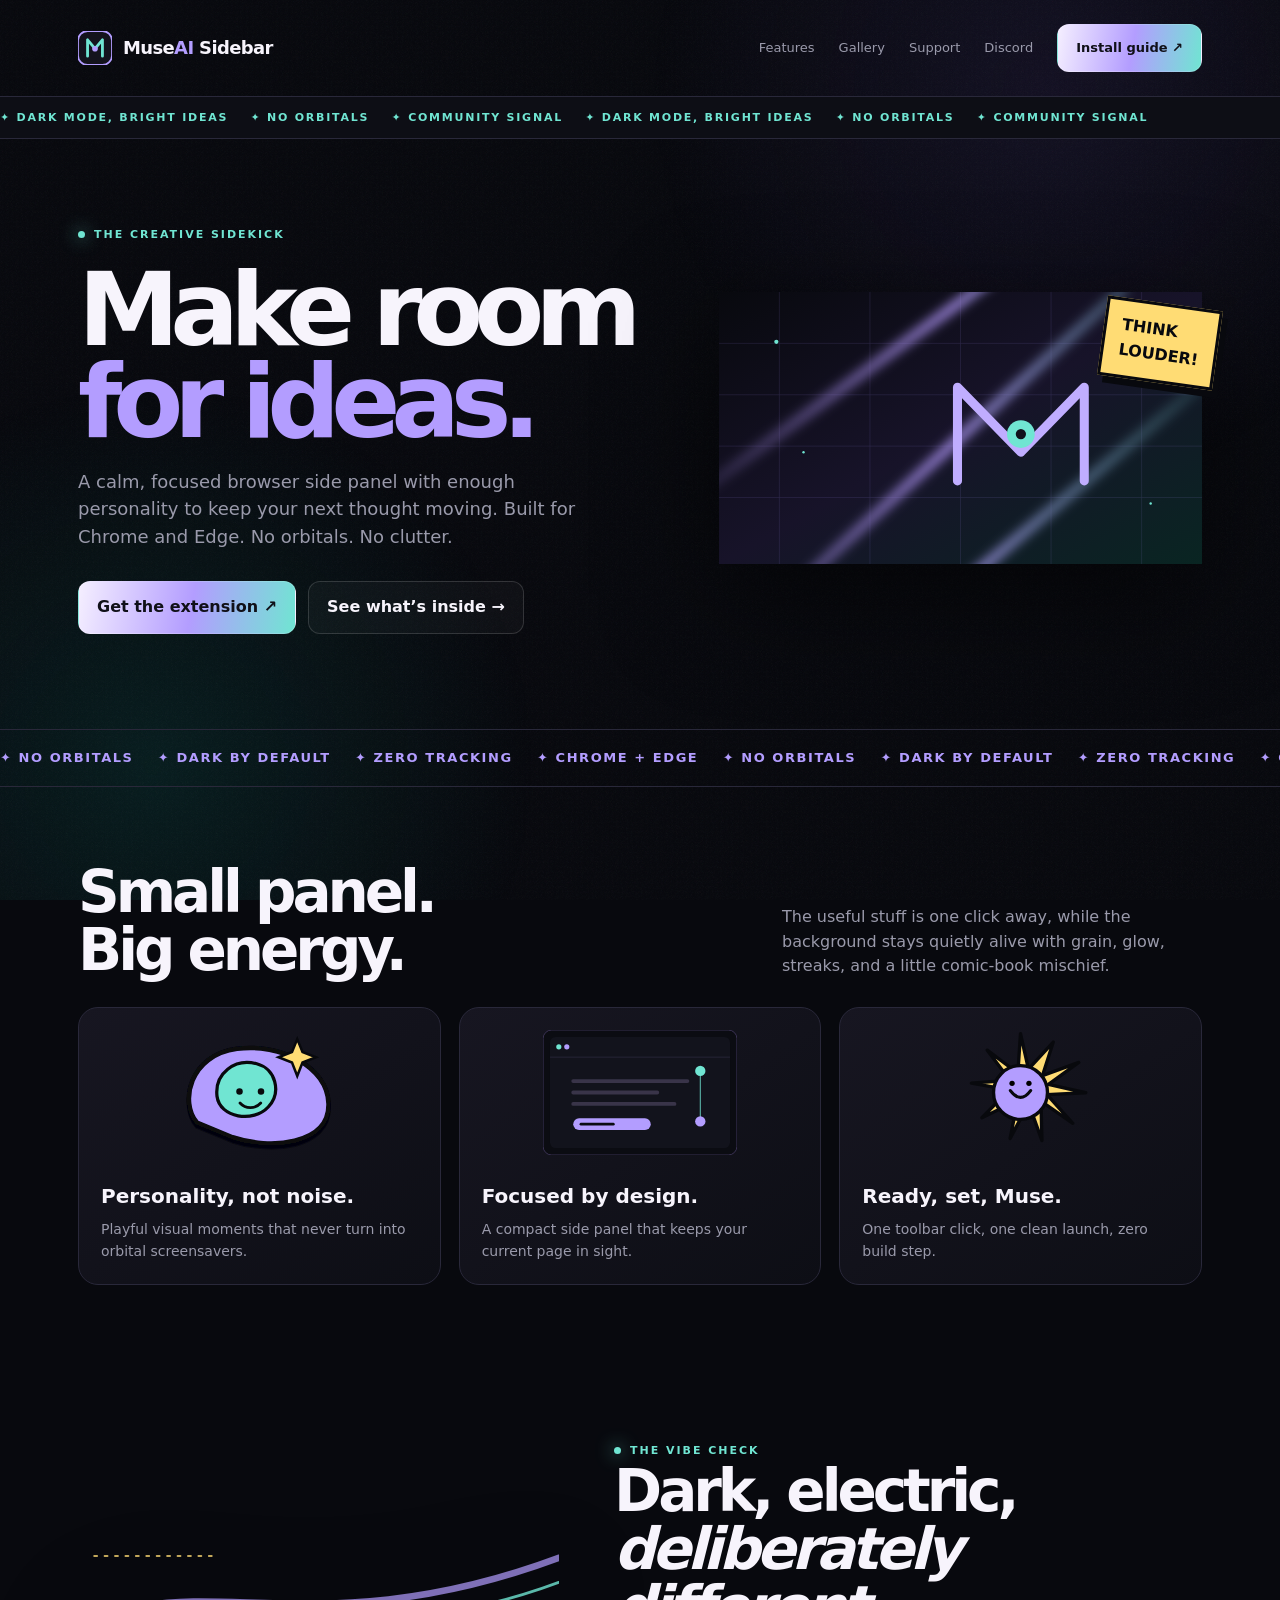
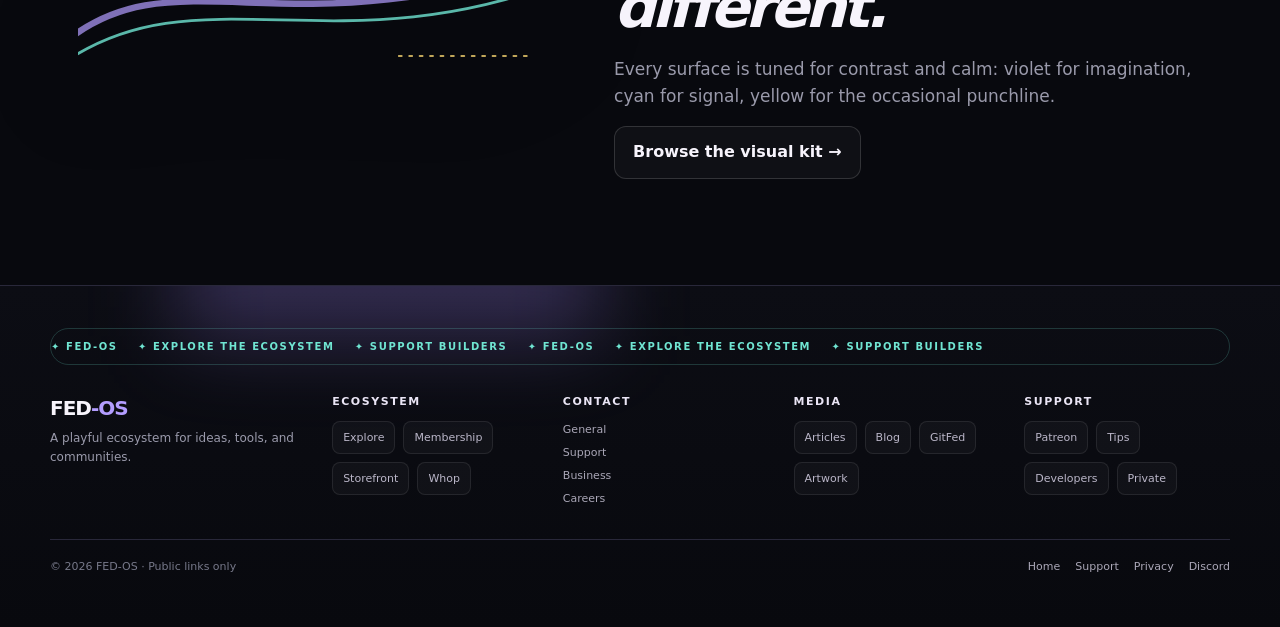
<file: index.html>
<!doctype html><html lang="en"><head><meta charset="utf-8"><meta name="viewport" content="width=device-width,initial-scale=1"><meta name="theme-color" content="#08090e"><meta name="description" content="Muse AI Sidebar — a focused animated side-panel companion for Chrome and Edge."><title>Muse AI Sidebar — Make room for ideas</title><link rel="icon" href="assets/favicon.svg" type="image/svg+xml"><link rel="stylesheet" href="site.css"></head><body><div class="site-shell"><header class="nav"><a class="lockup" href="index.html"><img src="assets/mini-mark.svg" alt="Muse AI symbol"><span>Muse<b>AI</b> Sidebar</span></a><nav class="nav-links"><a href="pages/features.html">Features</a><a href="pages/gallery.html">Gallery</a><a href="pages/support.html">Support</a><a href="pages/discord.html">Discord</a><a href="pages/install.html" class="button primary">Install guide ↗</a></nav></header><div class="loop-strip" aria-label="Looping project message"><div class="loop-track">✦ DARK MODE, BRIGHT IDEAS &nbsp;&nbsp; ✦ NO ORBITALS &nbsp;&nbsp; ✦ COMMUNITY SIGNAL &nbsp;&nbsp; ✦ DARK MODE, BRIGHT IDEAS &nbsp;&nbsp; ✦ NO ORBITALS &nbsp;&nbsp; ✦ COMMUNITY SIGNAL &nbsp;&nbsp;</div></div><main><section class="hero"><div><div class="eyebrow">THE CREATIVE SIDEKICK</div><h1>Make room<br><em>for ideas.</em></h1><p>A calm, focused browser side panel with enough personality to keep your next thought moving. Built for Chrome and Edge. No orbitals. No clutter.</p><div class="actions"><a class="button primary" href="pages/install.html">Get the extension ↗</a><a class="button ghost" href="pages/features.html">See what’s inside →</a></div></div><div class="hero-art"><img src="assets/hero-banner.svg" alt="Abstract neon Muse AI symbol with angled light beams"><div class="comic-tag">THINK<br>LOUDER!</div></div></section><div class="ticker"><div class="ticker-track">✦ NO ORBITALS &nbsp;&nbsp; ✦ DARK BY DEFAULT &nbsp;&nbsp; ✦ ZERO TRACKING &nbsp;&nbsp; ✦ CHROME + EDGE &nbsp;&nbsp; ✦ NO ORBITALS &nbsp;&nbsp; ✦ DARK BY DEFAULT &nbsp;&nbsp; ✦ ZERO TRACKING &nbsp;&nbsp; ✦ CHROME + EDGE &nbsp;&nbsp;</div></div><section class="section"><div class="section-head"><h2>Small panel.<br>Big energy.</h2><p>The useful stuff is one click away, while the background stays quietly alive with grain, glow, streaks, and a little comic-book mischief.</p></div><div class="cards"><article class="card" data-tilt><img src="assets/comic-sticker.svg" alt="Comical smiling Muse symbol sticker"><h3>Personality, not noise.</h3><p>Playful visual moments that never turn into orbital screensavers.</p></article><article class="card" data-tilt><img src="assets/panel-card.svg" alt="Stylized dark side panel illustration"><h3>Focused by design.</h3><p>A compact side panel that keeps your current page in sight.</p></article><article class="card" data-tilt><img src="assets/comic-burst.svg" alt="Yellow comic burst with smiling symbol"><h3>Ready, set, Muse.</h3><p>One toolbar click, one clean launch, zero build step.</p></article></div></section><section class="section feature-split"><img src="assets/motion-lines.svg" alt="Animated-style neon motion lines"><div class="feature-copy"><div class="eyebrow">THE VIBE CHECK</div><h2>Dark, electric,<br><em>deliberately different.</em></h2><p>Every surface is tuned for contrast and calm: violet for imagination, cyan for signal, yellow for the occasional punchline.</p><a class="button ghost" href="pages/gallery.html">Browse the visual kit →</a></div></section></main><footer class="site-footer"><div class="site-footer-inner"><div class="footer-marquee"><div class="footer-marquee-track">✦ FED-OS &nbsp;&nbsp; ✦ EXPLORE THE ECOSYSTEM &nbsp;&nbsp; ✦ SUPPORT BUILDERS &nbsp;&nbsp; ✦ FED-OS &nbsp;&nbsp; ✦ EXPLORE THE ECOSYSTEM &nbsp;&nbsp; ✦ SUPPORT BUILDERS &nbsp;&nbsp;</div></div><div class="footer-grid"><div><div class="footer-brand">FED<b>-OS</b></div><p class="footer-kicker">A playful ecosystem for ideas, tools, and communities.</p></div><div class="footer-group"><h3>Ecosystem</h3><div class="footer-buttons"><a class="footer-button" href="https://www.fedpromptly.org" target="_blank" rel="noopener noreferrer">Explore</a><a class="footer-button" href="https://www.fedpromptly.com/aid" target="_blank" rel="noopener noreferrer">Membership</a><a class="footer-button" href="https://www.jabburr.com/fed-os" target="_blank" rel="noopener noreferrer">Storefront</a><a class="footer-button" href="https://whop.com/fedpromptly/" target="_blank" rel="noopener noreferrer">Whop</a></div></div><div class="footer-group"><h3>Contact</h3><div class="footer-contact"><a href="mailto:contact@fedpromptly.com">General</a><a href="mailto:support@fedpromptly.com">Support</a><a href="mailto:business@fedpromptly.com">Business</a><a href="mailto:careers@fedpromptly.com">Careers</a></div></div><div class="footer-group"><h3>Media</h3><div class="footer-buttons"><a class="footer-button" href="https://substack.com/@fedpromptly" target="_blank" rel="noopener noreferrer">Articles</a><a class="footer-button" href="https://fedpromptly.wordpress.com/" target="_blank" rel="noopener noreferrer">Blog</a><a class="footer-button" href="https://gitfed.substack.com/" target="_blank" rel="noopener noreferrer">GitFed</a><a class="footer-button" href="https://www.deviantart.com/fedpromptly" target="_blank" rel="noopener noreferrer">Artwork</a></div></div><div class="footer-group"><h3>Support</h3><div class="footer-buttons"><a class="footer-button" href="https://www.patreon.com/c/FEDpromptly" target="_blank" rel="noopener noreferrer">Patreon</a><a class="footer-button" href="https://buymeacoffee.com/fedpromptly" target="_blank" rel="noopener noreferrer">Tips</a><a class="footer-button" href="https://discord.gg/Jm4XStx4Pf" target="_blank" rel="noopener noreferrer">Developers</a><a class="footer-button" href="pages/private-communities.html">Private</a></div></div></div><div class="footer-bottom"><span>© 2026 FED-OS · Public links only</span><nav><a href="index.html">Home</a><a href="pages/support.html">Support</a><a href="pages/privacy.html">Privacy</a><a href="pages/discord.html">Discord</a></nav></div></div></footer></div><script src="site.js"></script></body></html>
</file>
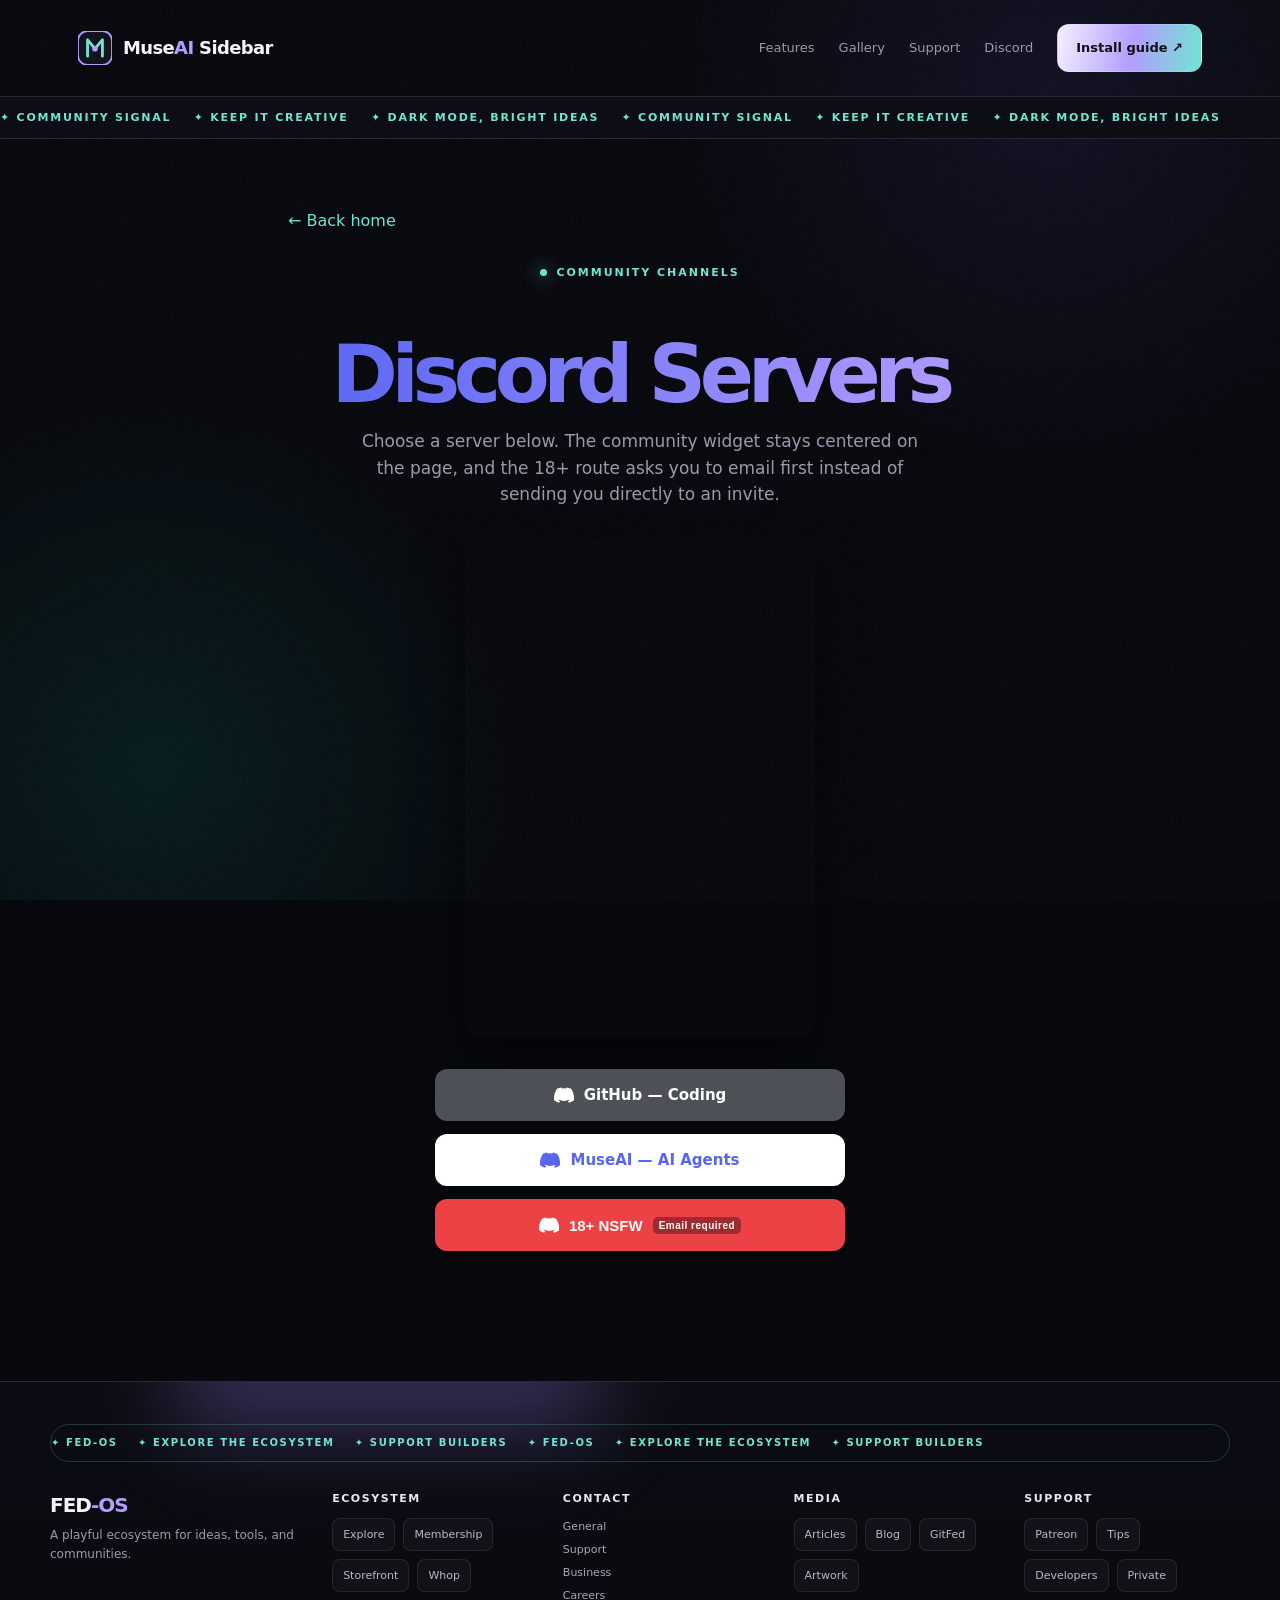
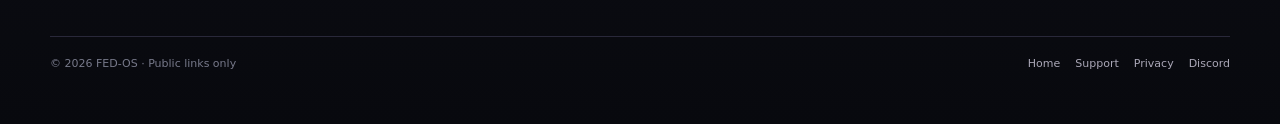
<file: pages/discord.html>
<!doctype html>
<html lang="en">
<head>
  <meta charset="utf-8">
  <meta name="viewport" content="width=device-width,initial-scale=1">
  <title>Discord Servers — Muse AI Sidebar</title>
  <link rel="icon" href="../assets/favicon.svg" type="image/svg+xml">
  <link rel="stylesheet" href="../site.css">
  <style>
    .discord-page { max-width: 760px; text-align: center; }
    .discord-page .back { display: block; text-align: left; }
    .discord-title { margin-bottom: 15px; background: linear-gradient(90deg,#5865f2,#b39dff,#eb459e,#5865f2); background-size: 300% 100%; -webkit-background-clip: text; background-clip: text; color: transparent; animation: discord-shimmer 6s linear infinite; }
    .discord-lede { max-width: 560px; margin: 0 auto 30px; color: var(--muted); }
    .discord-widget { display: flex; justify-content: center; width: 100%; margin: 25px auto 32px; }
    .discord-widget iframe { display: block; width: 350px; max-width: 100%; height: 500px; border: 0; border-radius: 14px; box-shadow: 0 20px 50px #0008; }
    .discord-buttons { display: grid; gap: 13px; width: min(100%, 410px); margin: 0 auto; }
    .discord-btn { display: flex; align-items: center; justify-content: center; gap: 10px; min-height: 52px; border-radius: 12px; padding: 13px 18px; font-size: 15px; font-weight: 800; text-decoration: none; border: 1px solid transparent; box-shadow: 0 8px 22px #0005; transition: transform .18s ease, box-shadow .18s ease; }
    .discord-btn:hover { transform: translateY(-3px); box-shadow: 0 14px 30px #0008; }
    .discord-btn.github { background: #4e5058; color: #fff; }
    .discord-btn.muse { background: #fff; color: #5865f2; }
    .discord-btn.nsfw { background: #ed4245; color: #fff; }
    .discord-btn .tag { font-size: 10px; padding: 3px 6px; border-radius: 5px; background: #0005; letter-spacing: .05em; }
    .discord-btn svg { width: 20px; height: 20px; fill: currentColor; }
    .email-notice { display: none; margin: 18px auto 0; max-width: 410px; padding: 15px; border: 1px solid #ed424566; border-radius: 12px; background: #ed42451a; color: #ffd8d7; }
    .email-notice.is-visible { display: block; animation: notice-in .24s ease both; }
    .email-notice a { color: #fff; font-weight: 800; }
    dialog.age-gate { width: min(92vw, 420px); padding: 26px; border: 1px solid #ffffff1e; border-radius: 18px; background: #171621; color: var(--text); box-shadow: 0 24px 70px #000a; }
    dialog.age-gate::backdrop { background: #000b; backdrop-filter: blur(7px); }
    dialog.age-gate h2 { margin: 0 0 10px; }
    dialog.age-gate p { color: var(--muted); text-align: left; }
    .verify { display: flex; gap: 10px; align-items: flex-start; text-align: left; margin: 18px 0; color: #ddd9e8; font-size: 14px; }
    .verify input { width: 18px; height: 18px; accent-color: #ed4245; }
    .gate-actions { display: flex; gap: 10px; }
    .gate-actions button { flex: 1; }
    @keyframes discord-shimmer { to { background-position: -300% 50%; } }
    @keyframes notice-in { from { opacity: 0; transform: translateY(8px); } to { opacity: 1; transform: none; } }
    @media (prefers-reduced-motion: reduce) { .discord-title { animation: none; } .discord-btn { transition: none; } .discord-btn:hover { transform: none; } }
  </style>
</head>
<body>
  <div class="site-shell">
    <header class="nav"><a class="lockup" href="../index.html"><img src="../assets/mini-mark.svg" alt="Muse AI symbol"><span>Muse<b>AI</b> Sidebar</span></a><nav class="nav-links"><a href="features.html">Features</a><a href="gallery.html">Gallery</a><a href="support.html">Support</a><a href="discord.html">Discord</a><a href="install.html" class="button primary">Install guide ↗</a></nav></header>
    <div class="loop-strip" aria-label="Looping project message"><div class="loop-track">✦ COMMUNITY SIGNAL &nbsp;&nbsp; ✦ KEEP IT CREATIVE &nbsp;&nbsp; ✦ DARK MODE, BRIGHT IDEAS &nbsp;&nbsp; ✦ COMMUNITY SIGNAL &nbsp;&nbsp; ✦ KEEP IT CREATIVE &nbsp;&nbsp; ✦ DARK MODE, BRIGHT IDEAS &nbsp;&nbsp;</div></div>
    <main class="page discord-page">
      <a class="back" href="../index.html">← Back home</a>
      <div class="eyebrow">COMMUNITY CHANNELS</div>
      <h1 class="discord-title">Discord Servers</h1>
      <p class="discord-lede">Choose a server below. The community widget stays centered on the page, and the 18+ route asks you to email first instead of sending you directly to an invite.</p>
      <div class="discord-widget"><iframe src="https://discord.com/widget?id=1400235929154879490&theme=dark" title="Git-FED Discord community" allowtransparency="true" frameborder="0" sandbox="allow-popups allow-popups-to-escape-sandbox allow-same-origin allow-scripts"></iframe></div>
      <div class="discord-buttons">
        <a class="discord-btn github" href="https://discord.com/invite/Jm4XStx4Pf" target="_blank" rel="noopener noreferrer"><svg viewBox="0 0 24 24" aria-hidden="true"><path d="M20.3 4.4a19.8 19.8 0 0 0-4.9-1.5.1.1 0 0 0-.1 0c-.2.4-.4.9-.6 1.3a18.3 18.3 0 0 0-5.5 0 12.6 12.6 0 0 0-.6-1.3.1.1 0 0 0-.1 0 19.7 19.7 0 0 0-4.9 1.5.1.1 0 0 0 0 .1C.5 9-.3 13.6.1 18.1a.1.1 0 0 0 0 .1 19.9 19.9 0 0 0 6 3 .1.1 0 0 0 .1 0c.5-.6.9-1.3 1.2-2a.1.1 0 0 0 0-.1 13.1 13.1 0 0 1-1.9-.9.1.1 0 0 1 0-.1l.4-.3a.1.1 0 0 1 .1 0c3.9 1.8 8.2 1.8 12.1 0a.1.1 0 0 1 .1 0l.4.3a.1.1 0 0 1 0 .1 12.3 12.3 0 0 1-1.9.9.1.1 0 0 0 0 .1c.4.7.8 1.4 1.2 2a.1.1 0 0 0 .1 0 19.8 19.8 0 0 0 6-3 .1.1 0 0 0 0-.1c.5-5.2-.8-9.7-3.5-13.7a.1.1 0 0 0-.1 0Z"/></svg>GitHub — Coding</a>
        <a class="discord-btn muse" href="https://discord.com/invite/dPPdvYys2a" target="_blank" rel="noopener noreferrer"><svg viewBox="0 0 24 24" aria-hidden="true"><path d="M20.3 4.4a19.8 19.8 0 0 0-4.9-1.5.1.1 0 0 0-.1 0c-.2.4-.4.9-.6 1.3a18.3 18.3 0 0 0-5.5 0 12.6 12.6 0 0 0-.6-1.3.1.1 0 0 0-.1 0 19.7 19.7 0 0 0-4.9 1.5.1.1 0 0 0 0 .1C.5 9-.3 13.6.1 18.1a.1.1 0 0 0 0 .1 19.9 19.9 0 0 0 6 3 .1.1 0 0 0 .1 0c.5-.6.9-1.3 1.2-2a.1.1 0 0 0 0-.1 13.1 13.1 0 0 1-1.9-.9.1.1 0 0 1 0-.1l.4-.3a.1.1 0 0 1 .1 0c3.9 1.8 8.2 1.8 12.1 0a.1.1 0 0 1 .1 0l.4.3a.1.1 0 0 1 0 .1 12.3 12.3 0 0 1-1.9.9.1.1 0 0 0 0 .1c.4.7.8 1.4 1.2 2a.1.1 0 0 0 .1 0 19.8 19.8 0 0 0 6-3 .1.1 0 0 0 0-.1c.5-5.2-.8-9.7-3.5-13.7a.1.1 0 0 0-.1 0Z"/></svg>MuseAI — AI Agents</a>
        <button class="discord-btn nsfw" id="nsfw-button" type="button"><svg viewBox="0 0 24 24" aria-hidden="true"><path d="M20.3 4.4a19.8 19.8 0 0 0-4.9-1.5.1.1 0 0 0-.1 0c-.2.4-.4.9-.6 1.3a18.3 18.3 0 0 0-5.5 0 12.6 12.6 0 0 0-.6-1.3.1.1 0 0 0-.1 0 19.7 19.7 0 0 0-4.9 1.5.1.1 0 0 0 0 .1C.5 9-.3 13.6.1 18.1a.1.1 0 0 0 0 .1 19.9 19.9 0 0 0 6 3 .1.1 0 0 0 .1 0c.5-.6.9-1.3 1.2-2a.1.1 0 0 0 0-.1 13.1 13.1 0 0 1-1.9-.9.1.1 0 0 1 0-.1l.4-.3a.1.1 0 0 1 .1 0c3.9 1.8 8.2 1.8 12.1 0a.1.1 0 0 1 .1 0l.4.3a.1.1 0 0 1 0 .1 12.3 12.3 0 0 1-1.9.9.1.1 0 0 0 0 .1c.4.7.8 1.4 1.2 2a.1.1 0 0 0 .1 0 19.8 19.8 0 0 0 6-3 .1.1 0 0 0 0-.1c.5-5.2-.8-9.7-3.5-13.7a.1.1 0 0 0-.1 0Z"/></svg>18+ NSFW <span class="tag">Email required</span></button>
      </div>
      <div class="email-notice" id="email-notice">After confirming your age, email <a href="mailto:museai@fedpromptly.com?subject=18%2B%20Discord%20access">museai@fedpromptly.com</a> to request the private 18+ Discord link. This page will not redirect you directly.</div>
    </main>
    <footer class="site-footer"><div class="site-footer-inner"><div class="footer-marquee"><div class="footer-marquee-track">✦ FED-OS &nbsp;&nbsp; ✦ EXPLORE THE ECOSYSTEM &nbsp;&nbsp; ✦ SUPPORT BUILDERS &nbsp;&nbsp; ✦ FED-OS &nbsp;&nbsp; ✦ EXPLORE THE ECOSYSTEM &nbsp;&nbsp; ✦ SUPPORT BUILDERS &nbsp;&nbsp;</div></div><div class="footer-grid"><div><div class="footer-brand">FED<b>-OS</b></div><p class="footer-kicker">A playful ecosystem for ideas, tools, and communities.</p></div><div class="footer-group"><h3>Ecosystem</h3><div class="footer-buttons"><a class="footer-button" href="https://www.fedpromptly.org" target="_blank" rel="noopener noreferrer">Explore</a><a class="footer-button" href="https://www.fedpromptly.com/aid" target="_blank" rel="noopener noreferrer">Membership</a><a class="footer-button" href="https://www.jabburr.com/fed-os" target="_blank" rel="noopener noreferrer">Storefront</a><a class="footer-button" href="https://whop.com/fedpromptly/" target="_blank" rel="noopener noreferrer">Whop</a></div></div><div class="footer-group"><h3>Contact</h3><div class="footer-contact"><a href="mailto:contact@fedpromptly.com">General</a><a href="mailto:support@fedpromptly.com">Support</a><a href="mailto:business@fedpromptly.com">Business</a><a href="mailto:careers@fedpromptly.com">Careers</a></div></div><div class="footer-group"><h3>Media</h3><div class="footer-buttons"><a class="footer-button" href="https://substack.com/@fedpromptly" target="_blank" rel="noopener noreferrer">Articles</a><a class="footer-button" href="https://fedpromptly.wordpress.com/" target="_blank" rel="noopener noreferrer">Blog</a><a class="footer-button" href="https://gitfed.substack.com/" target="_blank" rel="noopener noreferrer">GitFed</a><a class="footer-button" href="https://www.deviantart.com/fedpromptly" target="_blank" rel="noopener noreferrer">Artwork</a></div></div><div class="footer-group"><h3>Support</h3><div class="footer-buttons"><a class="footer-button" href="https://www.patreon.com/c/FEDpromptly" target="_blank" rel="noopener noreferrer">Patreon</a><a class="footer-button" href="https://buymeacoffee.com/fedpromptly" target="_blank" rel="noopener noreferrer">Tips</a><a class="footer-button" href="https://discord.gg/Jm4XStx4Pf" target="_blank" rel="noopener noreferrer">Developers</a><a class="footer-button" href="private-communities.html">Private</a></div></div></div><div class="footer-bottom"><span>© 2026 FED-OS · Public links only</span><nav><a href="../index.html">Home</a><a href="support.html">Support</a><a href="privacy.html">Privacy</a><a href="discord.html">Discord</a></nav></div></div></footer>
  </div>
  <dialog id="age-gate" class="age-gate" aria-labelledby="age-title"><h2 id="age-title">Age verification required</h2><p>The requested Discord server may contain adult 18+ / NSFW content. You must confirm that you are of legal age in your country.</p><label class="verify"><input type="checkbox" id="age-check"><span>I confirm that I am 18 years or older and consent to viewing adult content.</span></label><div class="gate-actions"><button class="button primary" id="age-confirm" type="button" disabled>Continue</button><button class="button ghost" id="age-cancel" type="button">Cancel</button></div></dialog>
  <script>
    const dialog=document.getElementById('age-gate'), check=document.getElementById('age-check'), confirmButton=document.getElementById('age-confirm'), notice=document.getElementById('email-notice');
    document.getElementById('nsfw-button').addEventListener('click',()=>{check.checked=false;confirmButton.disabled=true;dialog.showModal()});
    check.addEventListener('change',()=>confirmButton.disabled=!check.checked);
    confirmButton.addEventListener('click',()=>{if(!check.checked)return;dialog.close();notice.classList.add('is-visible');notice.scrollIntoView({behavior:'smooth',block:'center'})});
    document.getElementById('age-cancel').addEventListener('click',()=>dialog.close());
  </script>
</body>
</html>
</file>
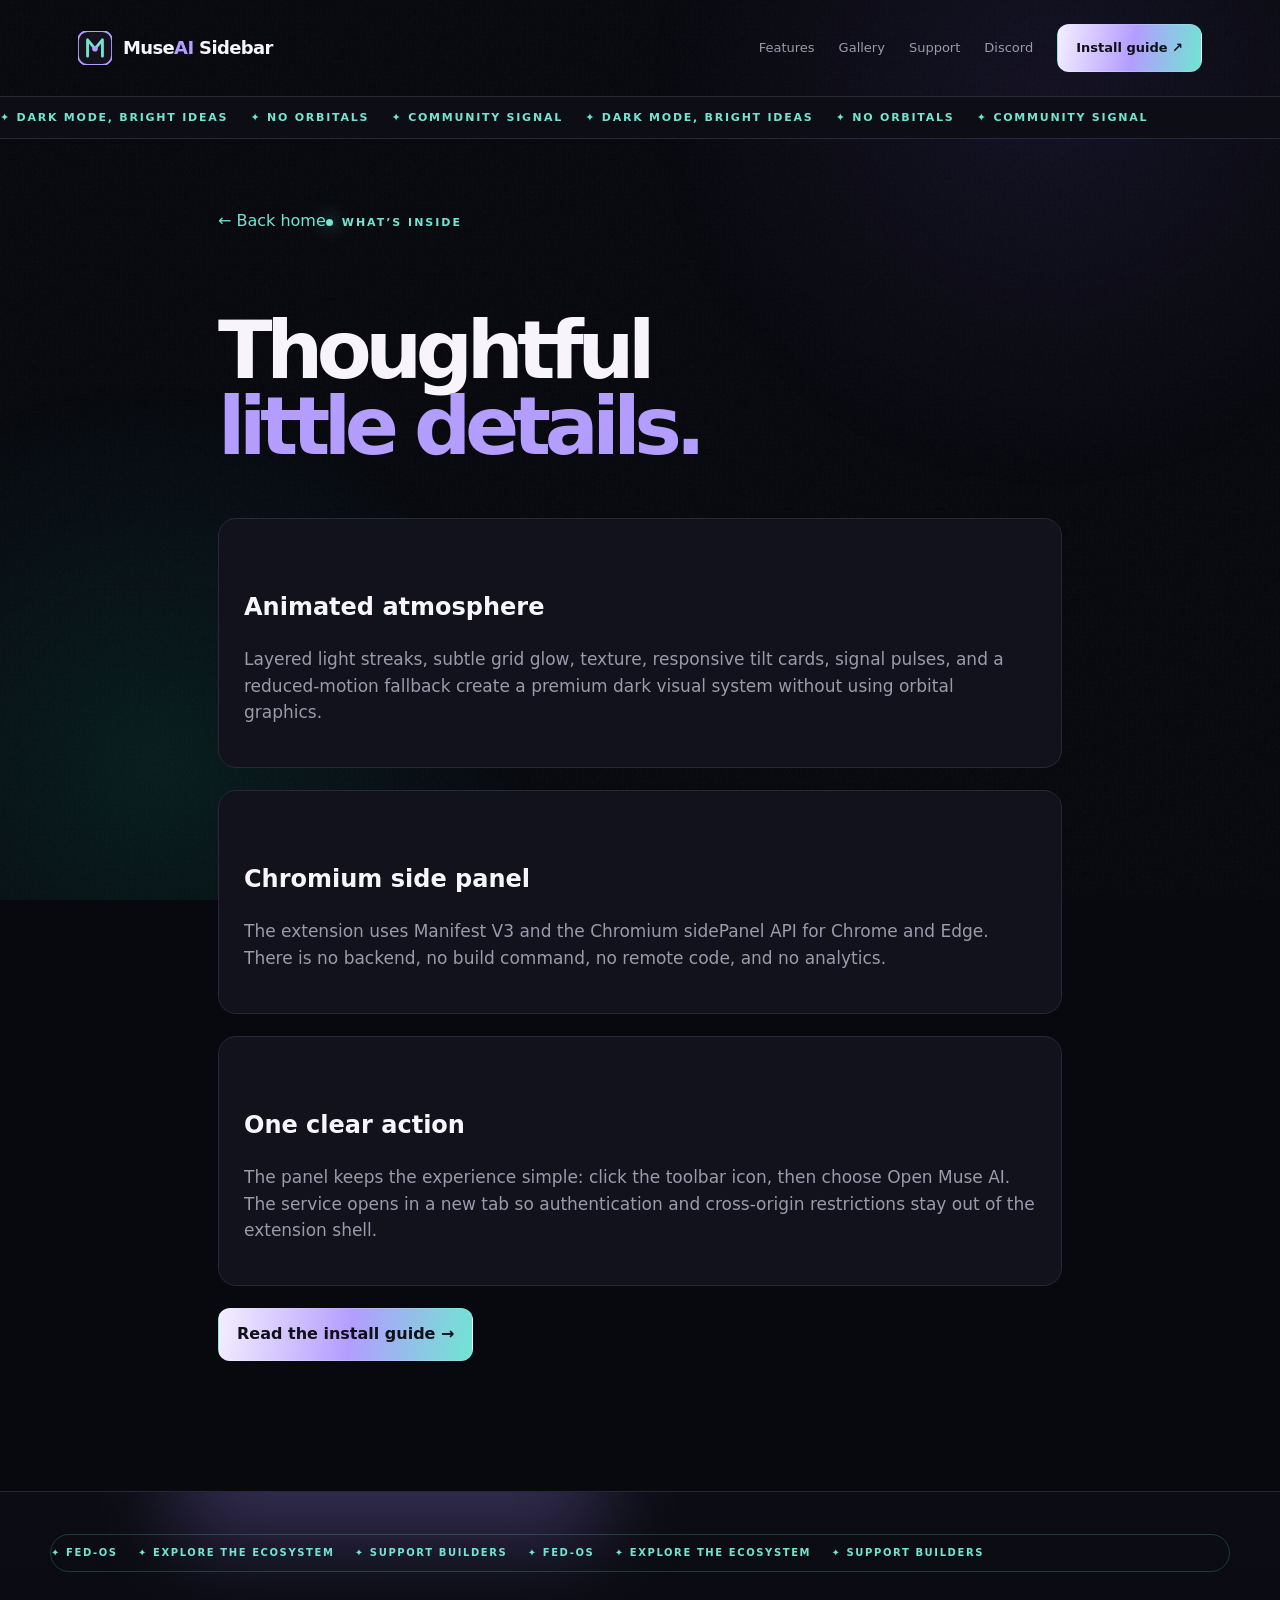
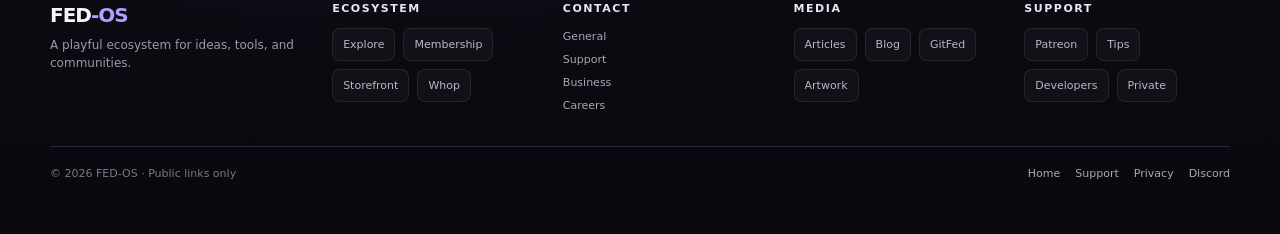
<file: pages/features.html>
<!doctype html><html lang="en"><head><meta charset="utf-8"><meta name="viewport" content="width=device-width,initial-scale=1"><title>Features — Muse AI Sidebar</title><link rel="icon" href="../assets/favicon.svg" type="image/svg+xml"><link rel="stylesheet" href="../site.css"></head><body><div class="site-shell"><header class="nav"><a class="lockup" href="../index.html"><img src="../assets/mini-mark.svg" alt="Muse AI symbol"><span>Muse<b>AI</b> Sidebar</span></a><nav class="nav-links"><a href="features.html">Features</a><a href="gallery.html">Gallery</a><a href="support.html">Support</a><a href="discord.html">Discord</a><a href="install.html" class="button primary">Install guide ↗</a></nav></header><div class="loop-strip" aria-label="Looping project message"><div class="loop-track">✦ DARK MODE, BRIGHT IDEAS &nbsp;&nbsp; ✦ NO ORBITALS &nbsp;&nbsp; ✦ COMMUNITY SIGNAL &nbsp;&nbsp; ✦ DARK MODE, BRIGHT IDEAS &nbsp;&nbsp; ✦ NO ORBITALS &nbsp;&nbsp; ✦ COMMUNITY SIGNAL &nbsp;&nbsp;</div></div><main class="page"><a class="back" href="../index.html">← Back home</a><div class="eyebrow">WHAT’S INSIDE</div><h1>Thoughtful<br><em>little details.</em></h1><div class="panel"><h2>Animated atmosphere</h2><p>Layered light streaks, subtle grid glow, texture, responsive tilt cards, signal pulses, and a reduced-motion fallback create a premium dark visual system without using orbital graphics.</p></div><div class="panel"><h2>Chromium side panel</h2><p>The extension uses Manifest V3 and the Chromium sidePanel API for Chrome and Edge. There is no backend, no build command, no remote code, and no analytics.</p></div><div class="panel"><h2>One clear action</h2><p>The panel keeps the experience simple: click the toolbar icon, then choose Open Muse AI. The service opens in a new tab so authentication and cross-origin restrictions stay out of the extension shell.</p></div><a class="button primary" href="install.html">Read the install guide →</a></main><footer class="site-footer"><div class="site-footer-inner"><div class="footer-marquee"><div class="footer-marquee-track">✦ FED-OS &nbsp;&nbsp; ✦ EXPLORE THE ECOSYSTEM &nbsp;&nbsp; ✦ SUPPORT BUILDERS &nbsp;&nbsp; ✦ FED-OS &nbsp;&nbsp; ✦ EXPLORE THE ECOSYSTEM &nbsp;&nbsp; ✦ SUPPORT BUILDERS &nbsp;&nbsp;</div></div><div class="footer-grid"><div><div class="footer-brand">FED<b>-OS</b></div><p class="footer-kicker">A playful ecosystem for ideas, tools, and communities.</p></div><div class="footer-group"><h3>Ecosystem</h3><div class="footer-buttons"><a class="footer-button" href="https://www.fedpromptly.org" target="_blank" rel="noopener noreferrer">Explore</a><a class="footer-button" href="https://www.fedpromptly.com/aid" target="_blank" rel="noopener noreferrer">Membership</a><a class="footer-button" href="https://www.jabburr.com/fed-os" target="_blank" rel="noopener noreferrer">Storefront</a><a class="footer-button" href="https://whop.com/fedpromptly/" target="_blank" rel="noopener noreferrer">Whop</a></div></div><div class="footer-group"><h3>Contact</h3><div class="footer-contact"><a href="mailto:contact@fedpromptly.com">General</a><a href="mailto:support@fedpromptly.com">Support</a><a href="mailto:business@fedpromptly.com">Business</a><a href="mailto:careers@fedpromptly.com">Careers</a></div></div><div class="footer-group"><h3>Media</h3><div class="footer-buttons"><a class="footer-button" href="https://substack.com/@fedpromptly" target="_blank" rel="noopener noreferrer">Articles</a><a class="footer-button" href="https://fedpromptly.wordpress.com/" target="_blank" rel="noopener noreferrer">Blog</a><a class="footer-button" href="https://gitfed.substack.com/" target="_blank" rel="noopener noreferrer">GitFed</a><a class="footer-button" href="https://www.deviantart.com/fedpromptly" target="_blank" rel="noopener noreferrer">Artwork</a></div></div><div class="footer-group"><h3>Support</h3><div class="footer-buttons"><a class="footer-button" href="https://www.patreon.com/c/FEDpromptly" target="_blank" rel="noopener noreferrer">Patreon</a><a class="footer-button" href="https://buymeacoffee.com/fedpromptly" target="_blank" rel="noopener noreferrer">Tips</a><a class="footer-button" href="https://discord.gg/Jm4XStx4Pf" target="_blank" rel="noopener noreferrer">Developers</a><a class="footer-button" href="private-communities.html">Private</a></div></div></div><div class="footer-bottom"><span>© 2026 FED-OS · Public links only</span><nav><a href="../index.html">Home</a><a href="support.html">Support</a><a href="privacy.html">Privacy</a><a href="discord.html">Discord</a></nav></div></div></footer></div></body></html>
</file>
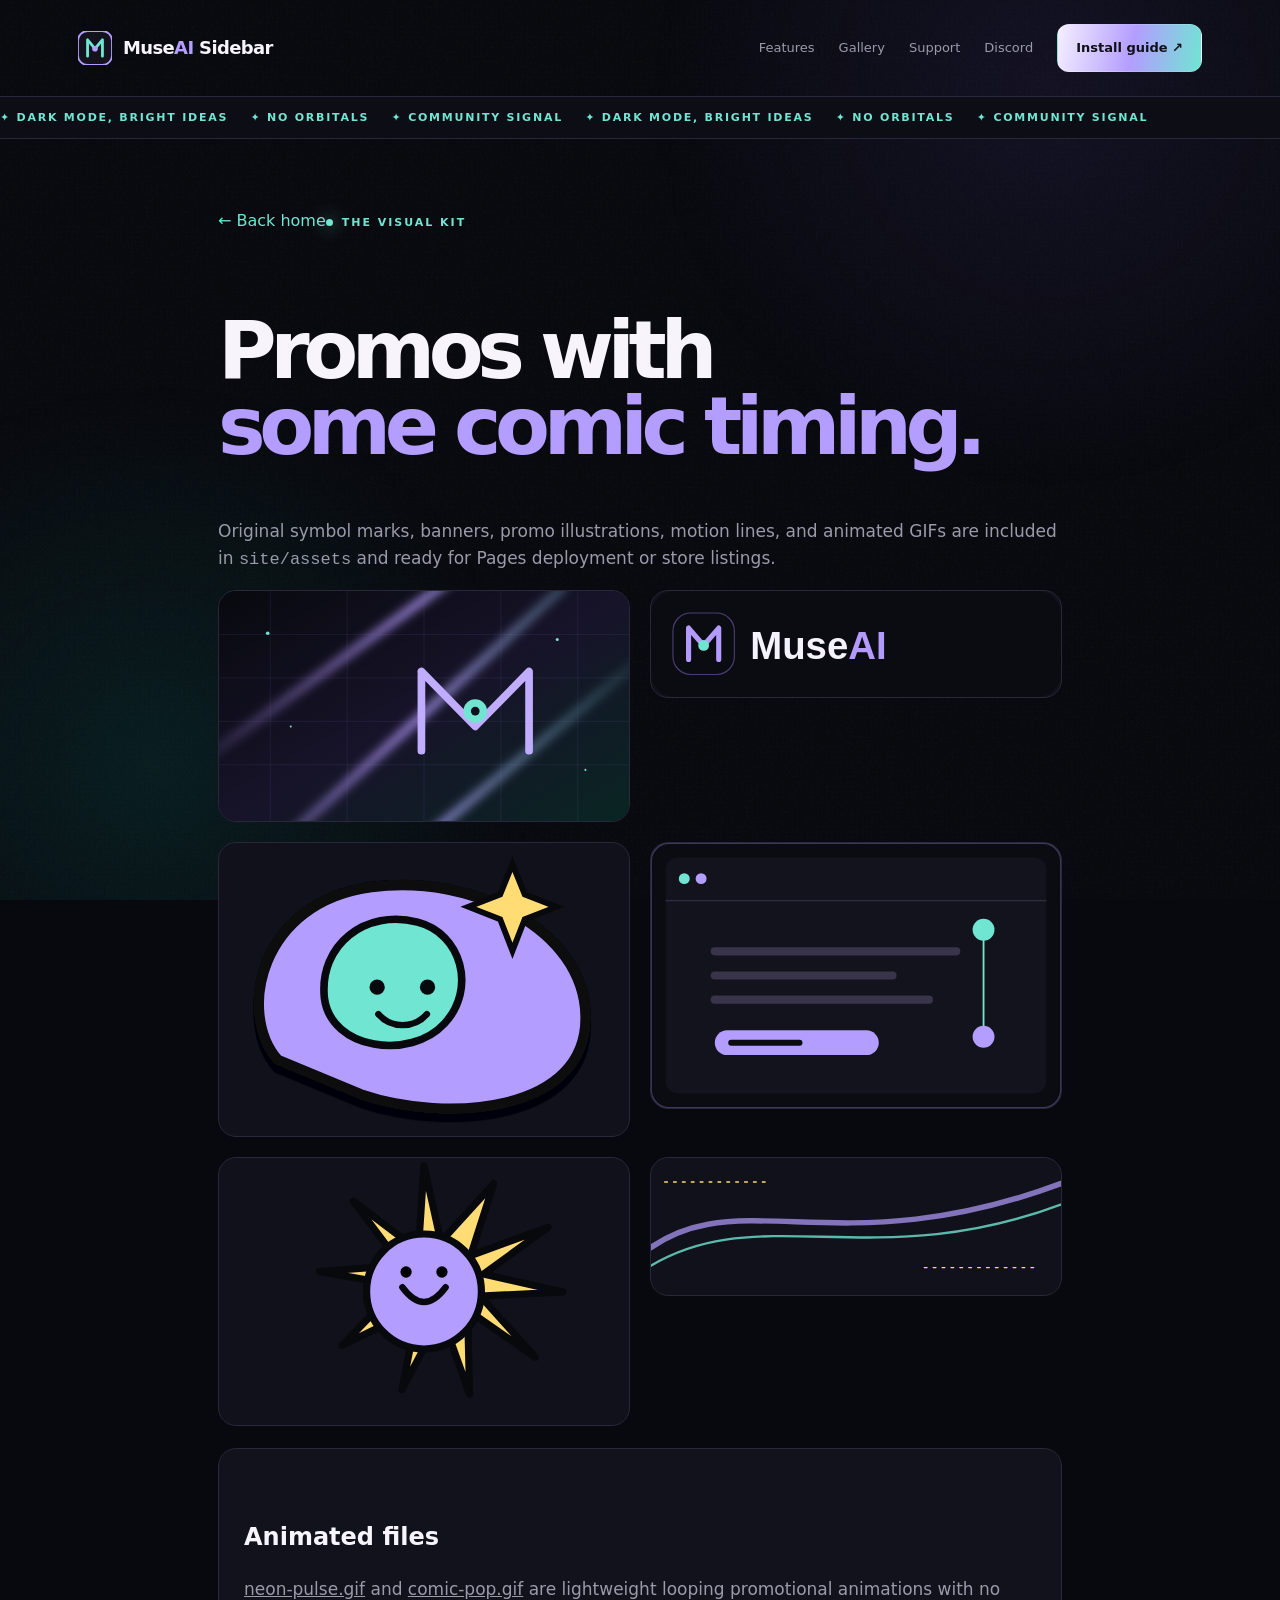
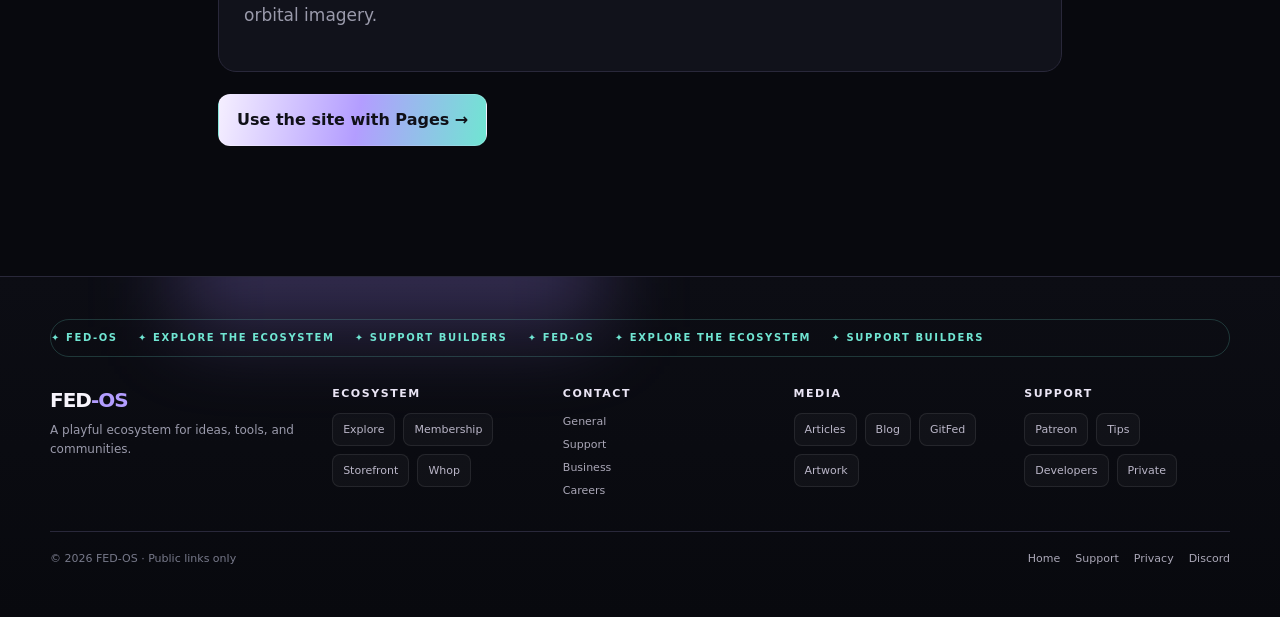
<file: pages/gallery.html>
<!doctype html><html lang="en"><head><meta charset="utf-8"><meta name="viewport" content="width=device-width,initial-scale=1"><title>Gallery — Muse AI Sidebar</title><link rel="icon" href="../assets/favicon.svg" type="image/svg+xml"><link rel="stylesheet" href="../site.css"></head><body><div class="site-shell"><header class="nav"><a class="lockup" href="../index.html"><img src="../assets/mini-mark.svg" alt="Muse AI symbol"><span>Muse<b>AI</b> Sidebar</span></a><nav class="nav-links"><a href="features.html">Features</a><a href="gallery.html">Gallery</a><a href="support.html">Support</a><a href="discord.html">Discord</a><a href="install.html" class="button primary">Install guide ↗</a></nav></header><div class="loop-strip" aria-label="Looping project message"><div class="loop-track">✦ DARK MODE, BRIGHT IDEAS &nbsp;&nbsp; ✦ NO ORBITALS &nbsp;&nbsp; ✦ COMMUNITY SIGNAL &nbsp;&nbsp; ✦ DARK MODE, BRIGHT IDEAS &nbsp;&nbsp; ✦ NO ORBITALS &nbsp;&nbsp; ✦ COMMUNITY SIGNAL &nbsp;&nbsp;</div></div><main class="page"><a class="back" href="../index.html">← Back home</a><div class="eyebrow">THE VISUAL KIT</div><h1>Promos with<br><em>some comic timing.</em></h1><p>Original symbol marks, banners, promo illustrations, motion lines, and animated GIFs are included in <code>site/assets</code> and ready for Pages deployment or store listings.</p><div class="gallery"><img src="../assets/hero-banner.svg" alt="Neon hero banner"><img src="../assets/logo-lockup.svg" alt="Muse AI logo lockup"><img src="../assets/comic-sticker.svg" alt="Comic sticker illustration"><img src="../assets/panel-card.svg" alt="Side panel card illustration"><img src="../assets/comic-burst.svg" alt="Comic burst illustration"><img src="../assets/motion-lines.svg" alt="Neon motion lines"></div><div class="panel"><h2>Animated files</h2><p><a href="../assets/gifs/neon-pulse.gif">neon-pulse.gif</a> and <a href="../assets/gifs/comic-pop.gif">comic-pop.gif</a> are lightweight looping promotional animations with no orbital imagery.</p></div><a class="button primary" href="install.html">Use the site with Pages →</a></main><footer class="site-footer"><div class="site-footer-inner"><div class="footer-marquee"><div class="footer-marquee-track">✦ FED-OS &nbsp;&nbsp; ✦ EXPLORE THE ECOSYSTEM &nbsp;&nbsp; ✦ SUPPORT BUILDERS &nbsp;&nbsp; ✦ FED-OS &nbsp;&nbsp; ✦ EXPLORE THE ECOSYSTEM &nbsp;&nbsp; ✦ SUPPORT BUILDERS &nbsp;&nbsp;</div></div><div class="footer-grid"><div><div class="footer-brand">FED<b>-OS</b></div><p class="footer-kicker">A playful ecosystem for ideas, tools, and communities.</p></div><div class="footer-group"><h3>Ecosystem</h3><div class="footer-buttons"><a class="footer-button" href="https://www.fedpromptly.org" target="_blank" rel="noopener noreferrer">Explore</a><a class="footer-button" href="https://www.fedpromptly.com/aid" target="_blank" rel="noopener noreferrer">Membership</a><a class="footer-button" href="https://www.jabburr.com/fed-os" target="_blank" rel="noopener noreferrer">Storefront</a><a class="footer-button" href="https://whop.com/fedpromptly/" target="_blank" rel="noopener noreferrer">Whop</a></div></div><div class="footer-group"><h3>Contact</h3><div class="footer-contact"><a href="mailto:contact@fedpromptly.com">General</a><a href="mailto:support@fedpromptly.com">Support</a><a href="mailto:business@fedpromptly.com">Business</a><a href="mailto:careers@fedpromptly.com">Careers</a></div></div><div class="footer-group"><h3>Media</h3><div class="footer-buttons"><a class="footer-button" href="https://substack.com/@fedpromptly" target="_blank" rel="noopener noreferrer">Articles</a><a class="footer-button" href="https://fedpromptly.wordpress.com/" target="_blank" rel="noopener noreferrer">Blog</a><a class="footer-button" href="https://gitfed.substack.com/" target="_blank" rel="noopener noreferrer">GitFed</a><a class="footer-button" href="https://www.deviantart.com/fedpromptly" target="_blank" rel="noopener noreferrer">Artwork</a></div></div><div class="footer-group"><h3>Support</h3><div class="footer-buttons"><a class="footer-button" href="https://www.patreon.com/c/FEDpromptly" target="_blank" rel="noopener noreferrer">Patreon</a><a class="footer-button" href="https://buymeacoffee.com/fedpromptly" target="_blank" rel="noopener noreferrer">Tips</a><a class="footer-button" href="https://discord.gg/Jm4XStx4Pf" target="_blank" rel="noopener noreferrer">Developers</a><a class="footer-button" href="private-communities.html">Private</a></div></div></div><div class="footer-bottom"><span>© 2026 FED-OS · Public links only</span><nav><a href="../index.html">Home</a><a href="support.html">Support</a><a href="privacy.html">Privacy</a><a href="discord.html">Discord</a></nav></div></div></footer></div></body></html>
</file>
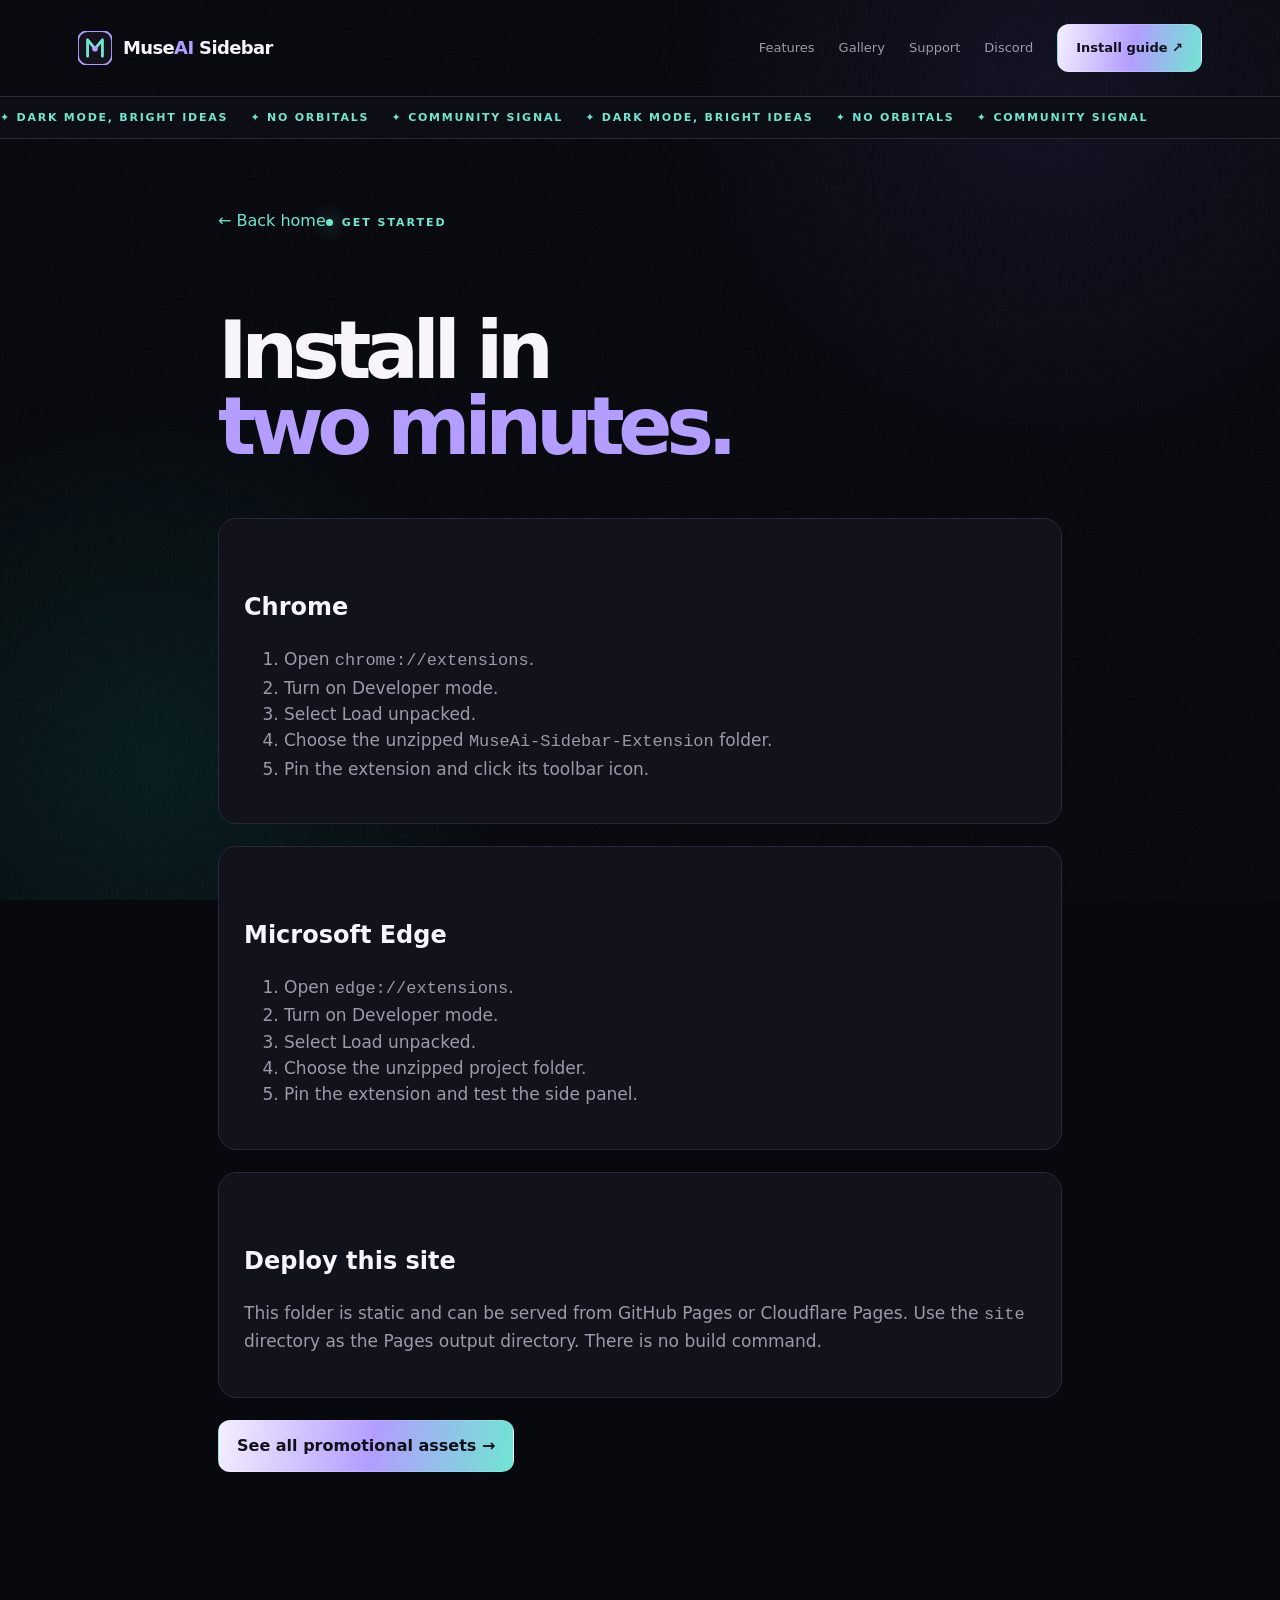
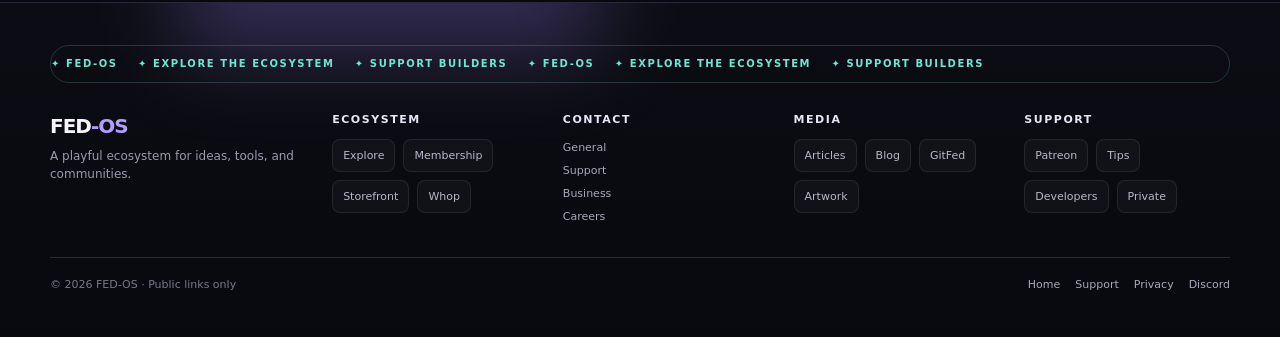
<file: pages/install.html>
<!doctype html><html lang="en"><head><meta charset="utf-8"><meta name="viewport" content="width=device-width,initial-scale=1"><title>Install — Muse AI Sidebar</title><link rel="icon" href="../assets/favicon.svg" type="image/svg+xml"><link rel="stylesheet" href="../site.css"></head><body><div class="site-shell"><header class="nav"><a class="lockup" href="../index.html"><img src="../assets/mini-mark.svg" alt="Muse AI symbol"><span>Muse<b>AI</b> Sidebar</span></a><nav class="nav-links"><a href="features.html">Features</a><a href="gallery.html">Gallery</a><a href="support.html">Support</a><a href="discord.html">Discord</a><a href="install.html" class="button primary">Install guide ↗</a></nav></header><div class="loop-strip" aria-label="Looping project message"><div class="loop-track">✦ DARK MODE, BRIGHT IDEAS &nbsp;&nbsp; ✦ NO ORBITALS &nbsp;&nbsp; ✦ COMMUNITY SIGNAL &nbsp;&nbsp; ✦ DARK MODE, BRIGHT IDEAS &nbsp;&nbsp; ✦ NO ORBITALS &nbsp;&nbsp; ✦ COMMUNITY SIGNAL &nbsp;&nbsp;</div></div><main class="page"><a class="back" href="../index.html">← Back home</a><div class="eyebrow">GET STARTED</div><h1>Install in<br><em>two minutes.</em></h1><div class="panel"><h2>Chrome</h2><ol><li>Open <code>chrome://extensions</code>.</li><li>Turn on Developer mode.</li><li>Select Load unpacked.</li><li>Choose the unzipped <code>MuseAi-Sidebar-Extension</code> folder.</li><li>Pin the extension and click its toolbar icon.</li></ol></div><div class="panel"><h2>Microsoft Edge</h2><ol><li>Open <code>edge://extensions</code>.</li><li>Turn on Developer mode.</li><li>Select Load unpacked.</li><li>Choose the unzipped project folder.</li><li>Pin the extension and test the side panel.</li></ol></div><div class="panel"><h2>Deploy this site</h2><p>This folder is static and can be served from GitHub Pages or Cloudflare Pages. Use the <code>site</code> directory as the Pages output directory. There is no build command.</p></div><a class="button primary" href="gallery.html">See all promotional assets →</a></main><footer class="site-footer"><div class="site-footer-inner"><div class="footer-marquee"><div class="footer-marquee-track">✦ FED-OS &nbsp;&nbsp; ✦ EXPLORE THE ECOSYSTEM &nbsp;&nbsp; ✦ SUPPORT BUILDERS &nbsp;&nbsp; ✦ FED-OS &nbsp;&nbsp; ✦ EXPLORE THE ECOSYSTEM &nbsp;&nbsp; ✦ SUPPORT BUILDERS &nbsp;&nbsp;</div></div><div class="footer-grid"><div><div class="footer-brand">FED<b>-OS</b></div><p class="footer-kicker">A playful ecosystem for ideas, tools, and communities.</p></div><div class="footer-group"><h3>Ecosystem</h3><div class="footer-buttons"><a class="footer-button" href="https://www.fedpromptly.org" target="_blank" rel="noopener noreferrer">Explore</a><a class="footer-button" href="https://www.fedpromptly.com/aid" target="_blank" rel="noopener noreferrer">Membership</a><a class="footer-button" href="https://www.jabburr.com/fed-os" target="_blank" rel="noopener noreferrer">Storefront</a><a class="footer-button" href="https://whop.com/fedpromptly/" target="_blank" rel="noopener noreferrer">Whop</a></div></div><div class="footer-group"><h3>Contact</h3><div class="footer-contact"><a href="mailto:contact@fedpromptly.com">General</a><a href="mailto:support@fedpromptly.com">Support</a><a href="mailto:business@fedpromptly.com">Business</a><a href="mailto:careers@fedpromptly.com">Careers</a></div></div><div class="footer-group"><h3>Media</h3><div class="footer-buttons"><a class="footer-button" href="https://substack.com/@fedpromptly" target="_blank" rel="noopener noreferrer">Articles</a><a class="footer-button" href="https://fedpromptly.wordpress.com/" target="_blank" rel="noopener noreferrer">Blog</a><a class="footer-button" href="https://gitfed.substack.com/" target="_blank" rel="noopener noreferrer">GitFed</a><a class="footer-button" href="https://www.deviantart.com/fedpromptly" target="_blank" rel="noopener noreferrer">Artwork</a></div></div><div class="footer-group"><h3>Support</h3><div class="footer-buttons"><a class="footer-button" href="https://www.patreon.com/c/FEDpromptly" target="_blank" rel="noopener noreferrer">Patreon</a><a class="footer-button" href="https://buymeacoffee.com/fedpromptly" target="_blank" rel="noopener noreferrer">Tips</a><a class="footer-button" href="https://discord.gg/Jm4XStx4Pf" target="_blank" rel="noopener noreferrer">Developers</a><a class="footer-button" href="private-communities.html">Private</a></div></div></div><div class="footer-bottom"><span>© 2026 FED-OS · Public links only</span><nav><a href="../index.html">Home</a><a href="support.html">Support</a><a href="privacy.html">Privacy</a><a href="discord.html">Discord</a></nav></div></div></footer></div></body></html>
</file>
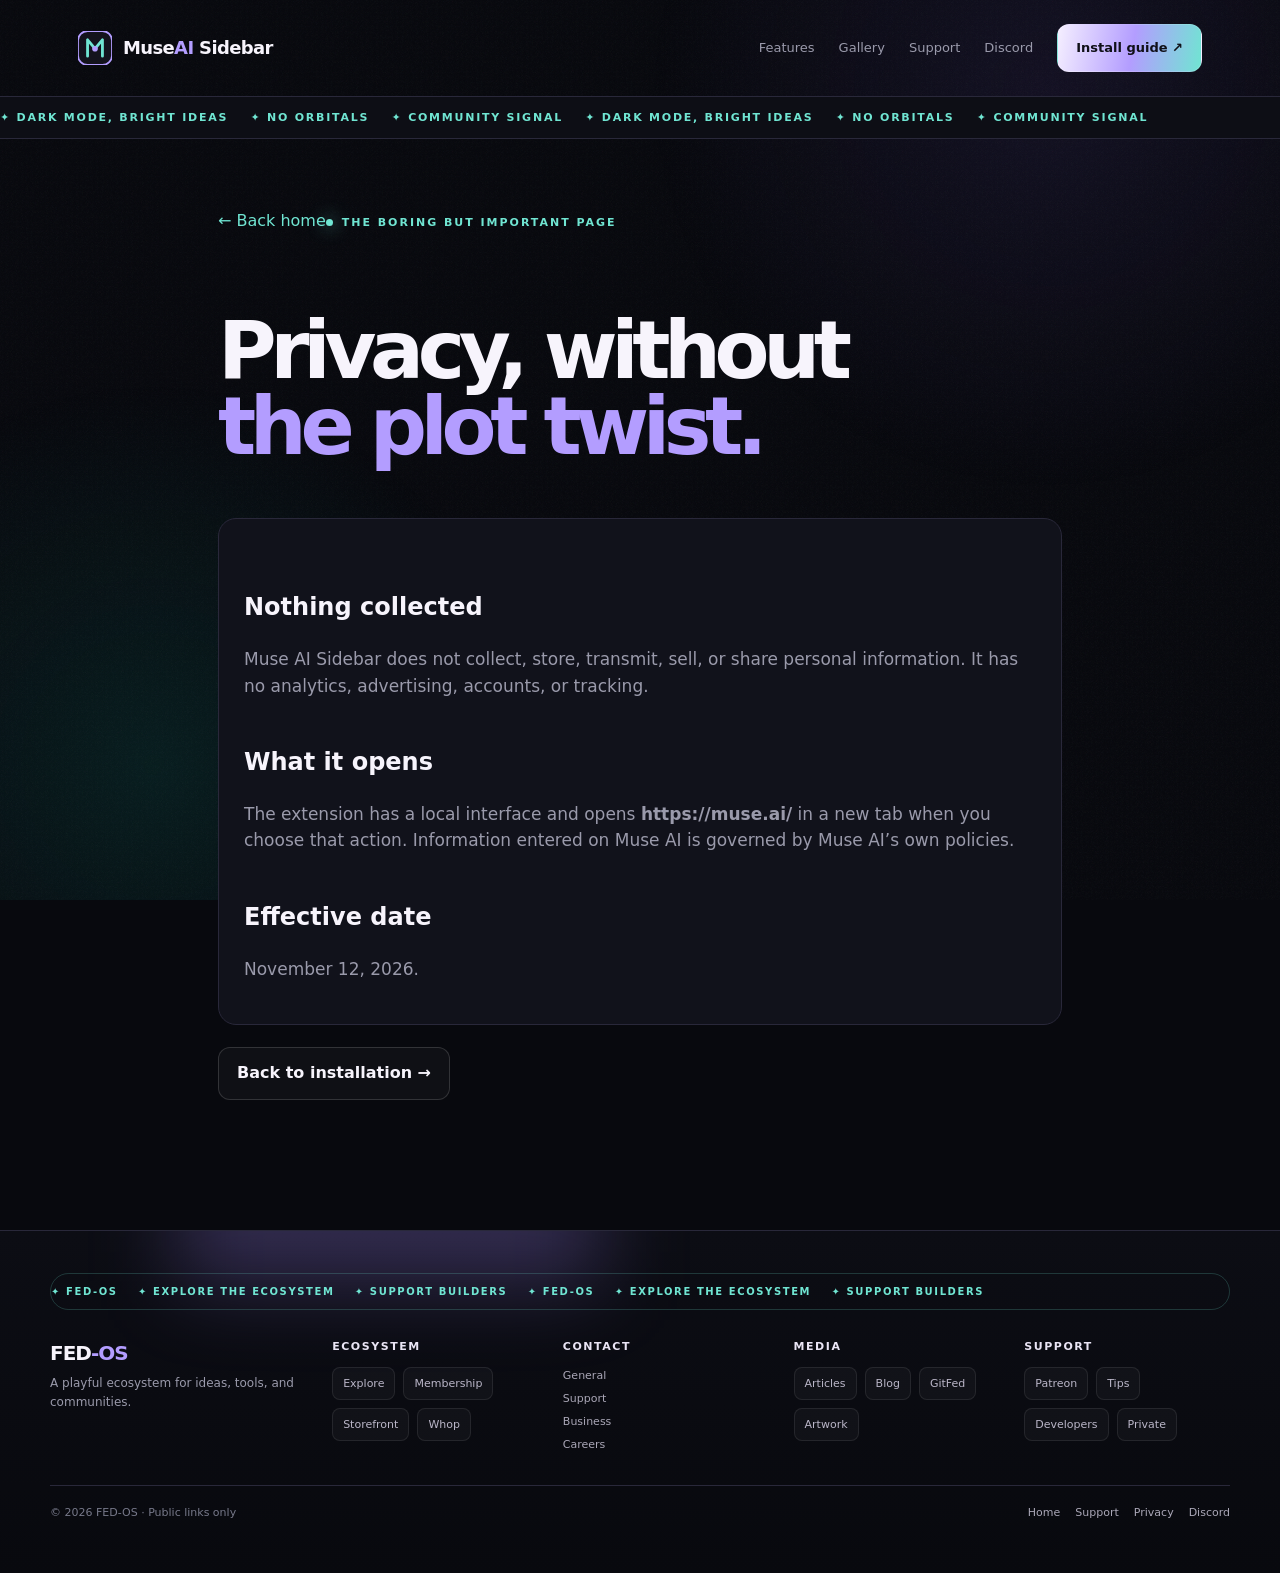
<file: pages/privacy.html>
<!doctype html><html lang="en"><head><meta charset="utf-8"><meta name="viewport" content="width=device-width,initial-scale=1"><title>Privacy — Muse AI Sidebar</title><link rel="icon" href="../assets/favicon.svg" type="image/svg+xml"><link rel="stylesheet" href="../site.css"></head><body><div class="site-shell"><header class="nav"><a class="lockup" href="../index.html"><img src="../assets/mini-mark.svg" alt="Muse AI symbol"><span>Muse<b>AI</b> Sidebar</span></a><nav class="nav-links"><a href="features.html">Features</a><a href="gallery.html">Gallery</a><a href="support.html">Support</a><a href="discord.html">Discord</a><a href="install.html" class="button primary">Install guide ↗</a></nav></header><div class="loop-strip" aria-label="Looping project message"><div class="loop-track">✦ DARK MODE, BRIGHT IDEAS &nbsp;&nbsp; ✦ NO ORBITALS &nbsp;&nbsp; ✦ COMMUNITY SIGNAL &nbsp;&nbsp; ✦ DARK MODE, BRIGHT IDEAS &nbsp;&nbsp; ✦ NO ORBITALS &nbsp;&nbsp; ✦ COMMUNITY SIGNAL &nbsp;&nbsp;</div></div><main class="page"><a class="back" href="../index.html">← Back home</a><div class="eyebrow">THE BORING BUT IMPORTANT PAGE</div><h1>Privacy, without<br><em>the plot twist.</em></h1><div class="panel"><h2>Nothing collected</h2><p>Muse AI Sidebar does not collect, store, transmit, sell, or share personal information. It has no analytics, advertising, accounts, or tracking.</p><h2>What it opens</h2><p>The extension has a local interface and opens <strong>https://muse.ai/</strong> in a new tab when you choose that action. Information entered on Muse AI is governed by Muse AI’s own policies.</p><h2>Effective date</h2><p>November 12, 2026.</p></div><a class="button ghost" href="install.html">Back to installation →</a></main><footer class="site-footer"><div class="site-footer-inner"><div class="footer-marquee"><div class="footer-marquee-track">✦ FED-OS &nbsp;&nbsp; ✦ EXPLORE THE ECOSYSTEM &nbsp;&nbsp; ✦ SUPPORT BUILDERS &nbsp;&nbsp; ✦ FED-OS &nbsp;&nbsp; ✦ EXPLORE THE ECOSYSTEM &nbsp;&nbsp; ✦ SUPPORT BUILDERS &nbsp;&nbsp;</div></div><div class="footer-grid"><div><div class="footer-brand">FED<b>-OS</b></div><p class="footer-kicker">A playful ecosystem for ideas, tools, and communities.</p></div><div class="footer-group"><h3>Ecosystem</h3><div class="footer-buttons"><a class="footer-button" href="https://www.fedpromptly.org" target="_blank" rel="noopener noreferrer">Explore</a><a class="footer-button" href="https://www.fedpromptly.com/aid" target="_blank" rel="noopener noreferrer">Membership</a><a class="footer-button" href="https://www.jabburr.com/fed-os" target="_blank" rel="noopener noreferrer">Storefront</a><a class="footer-button" href="https://whop.com/fedpromptly/" target="_blank" rel="noopener noreferrer">Whop</a></div></div><div class="footer-group"><h3>Contact</h3><div class="footer-contact"><a href="mailto:contact@fedpromptly.com">General</a><a href="mailto:support@fedpromptly.com">Support</a><a href="mailto:business@fedpromptly.com">Business</a><a href="mailto:careers@fedpromptly.com">Careers</a></div></div><div class="footer-group"><h3>Media</h3><div class="footer-buttons"><a class="footer-button" href="https://substack.com/@fedpromptly" target="_blank" rel="noopener noreferrer">Articles</a><a class="footer-button" href="https://fedpromptly.wordpress.com/" target="_blank" rel="noopener noreferrer">Blog</a><a class="footer-button" href="https://gitfed.substack.com/" target="_blank" rel="noopener noreferrer">GitFed</a><a class="footer-button" href="https://www.deviantart.com/fedpromptly" target="_blank" rel="noopener noreferrer">Artwork</a></div></div><div class="footer-group"><h3>Support</h3><div class="footer-buttons"><a class="footer-button" href="https://www.patreon.com/c/FEDpromptly" target="_blank" rel="noopener noreferrer">Patreon</a><a class="footer-button" href="https://buymeacoffee.com/fedpromptly" target="_blank" rel="noopener noreferrer">Tips</a><a class="footer-button" href="https://discord.gg/Jm4XStx4Pf" target="_blank" rel="noopener noreferrer">Developers</a><a class="footer-button" href="private-communities.html">Private</a></div></div></div><div class="footer-bottom"><span>© 2026 FED-OS · Public links only</span><nav><a href="../index.html">Home</a><a href="support.html">Support</a><a href="privacy.html">Privacy</a><a href="discord.html">Discord</a></nav></div></div></footer></div></body></html>
</file>
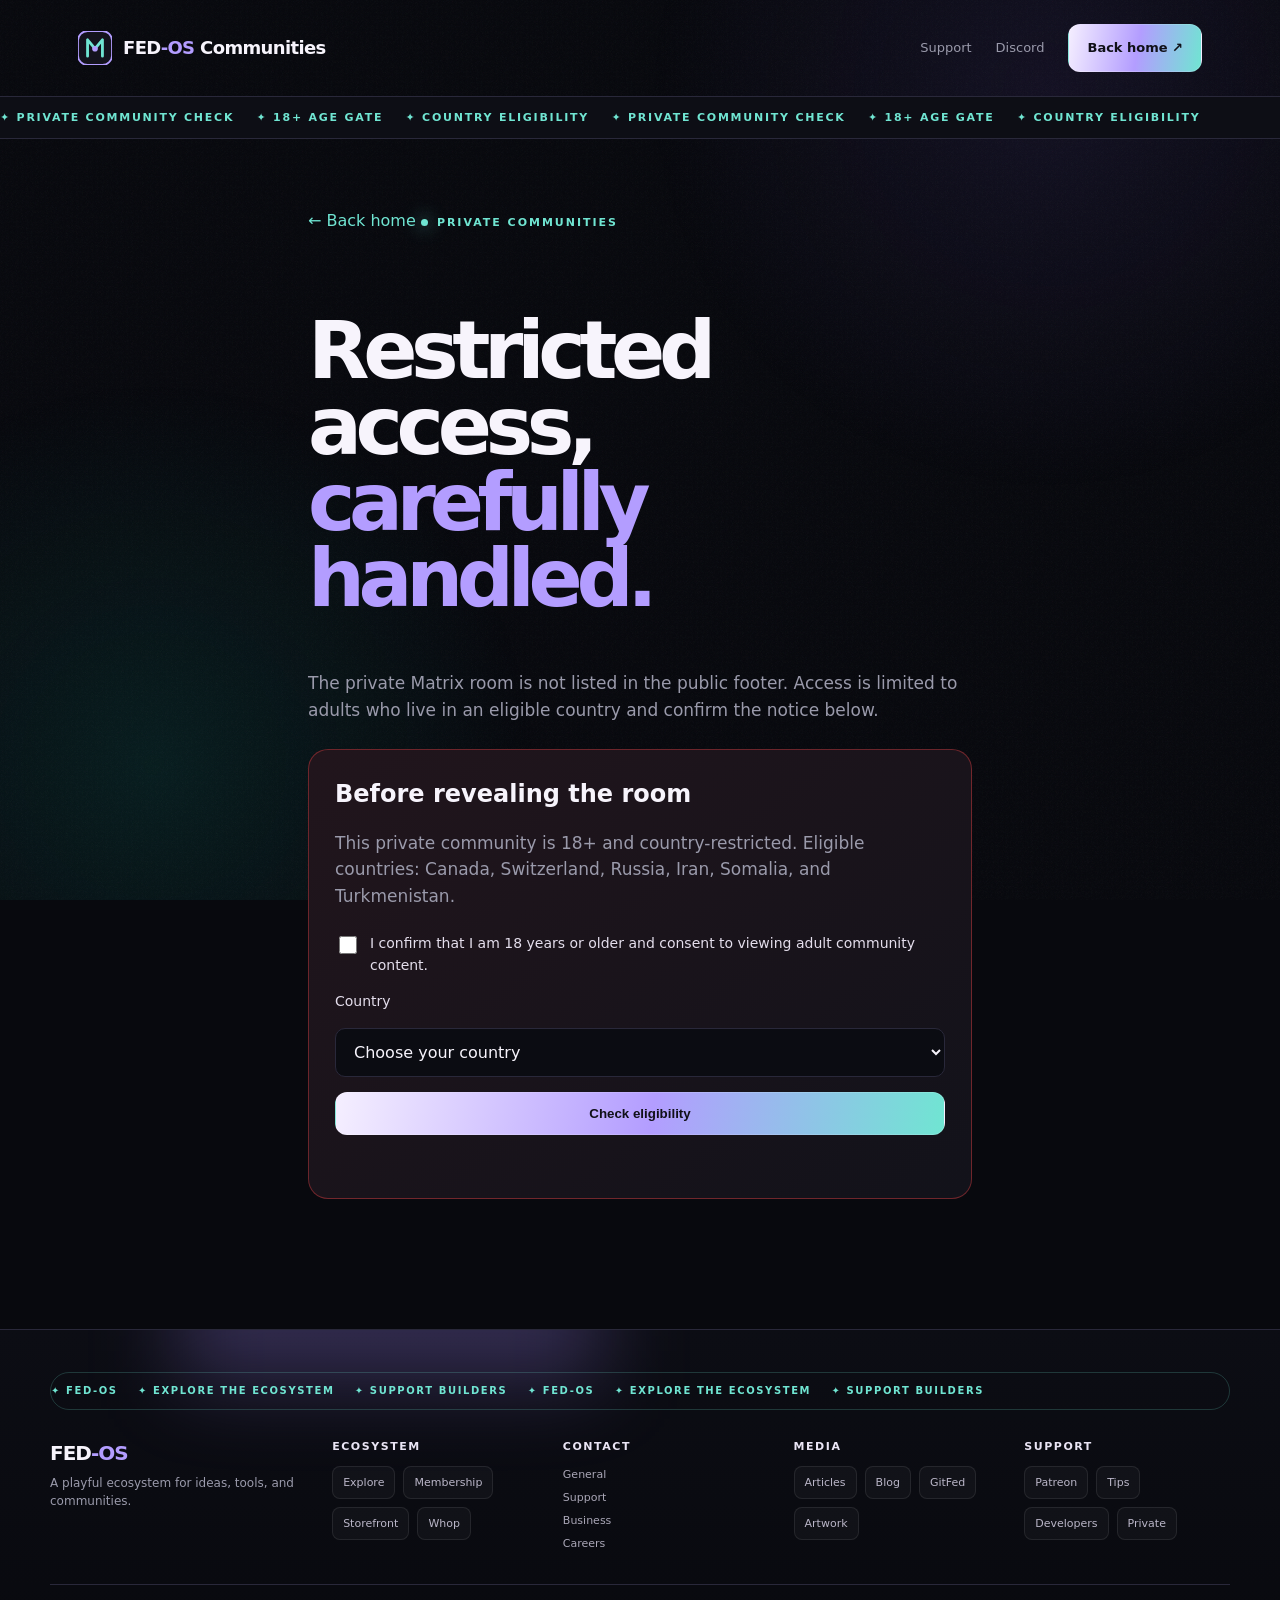
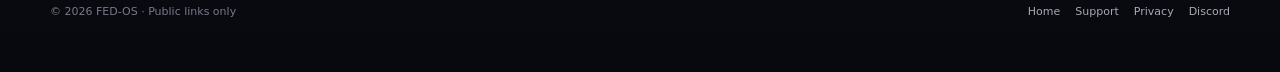
<file: pages/private-communities.html>
<!doctype html>
<html lang="en">
<head>
  <meta charset="utf-8">
  <meta name="viewport" content="width=device-width,initial-scale=1">
  <meta name="robots" content="noindex,nofollow">
  <title>Private Communities — FED-OS</title>
  <link rel="icon" href="../assets/favicon.svg" type="image/svg+xml">
  <link rel="stylesheet" href="../site.css">
  <style>
    .private-page { max-width: 720px; }
    .private-card { margin-top: 26px; padding: 26px; border: 1px solid #ed424566; border-radius: 20px; background: linear-gradient(145deg,#21151c,#12121a); }
    .private-card h2 { margin: 0 0 10px; }
    .private-card p { color: var(--muted); }
    .private-form { display: grid; gap: 15px; margin-top: 24px; }
    .private-form label { display: flex; align-items: flex-start; gap: 10px; color: #e4deec; font-size: 14px; }
    .private-form input[type="checkbox"] { width: 18px; height: 18px; flex: 0 0 auto; accent-color: #ed4245; }
    .private-form select { width: 100%; padding: 13px 14px; border: 1px solid var(--line); border-radius: 10px; background: #0b0c12; color: var(--text); font: inherit; }
    .private-form button { width: 100%; cursor: pointer; }
    .private-message { min-height: 22px; color: #ffb2ae; font-size: 13px; }
    .private-message.success { color: var(--cyan); }
    #matrix-link { display: none; margin-top: 18px; }
    #matrix-link.is-visible { display: inline-flex; animation: private-reveal .25s ease both; }
    @keyframes private-reveal { from { opacity: 0; transform: translateY(7px); } to { opacity: 1; transform: none; } }
  </style>
</head>
<body>
  <div class="site-shell">
    <header class="nav"><a class="lockup" href="../index.html"><img src="../assets/mini-mark.svg" alt="Muse AI symbol"><span>FED<b>-OS</b> Communities</span></a><nav class="nav-links"><a href="support.html">Support</a><a href="discord.html">Discord</a><a href="../index.html" class="button primary">Back home ↗</a></nav></header>
    <div class="loop-strip" aria-label="Looping private communities message"><div class="loop-track">✦ PRIVATE COMMUNITY CHECK &nbsp;&nbsp; ✦ 18+ AGE GATE &nbsp;&nbsp; ✦ COUNTRY ELIGIBILITY &nbsp;&nbsp; ✦ PRIVATE COMMUNITY CHECK &nbsp;&nbsp; ✦ 18+ AGE GATE &nbsp;&nbsp; ✦ COUNTRY ELIGIBILITY &nbsp;&nbsp;</div></div>
    <main class="page private-page">
      <a class="back" href="../index.html">← Back home</a>
      <div class="eyebrow">PRIVATE COMMUNITIES</div>
      <h1>Restricted access,<br><em>carefully handled.</em></h1>
      <p> The private Matrix room is not listed in the public footer. Access is limited to adults who live in an eligible country and confirm the notice below.</p>
      <section class="private-card">
        <h2>Before revealing the room</h2>
        <p>This private community is 18+ and country-restricted. Eligible countries: Canada, Switzerland, Russia, Iran, Somalia, and Turkmenistan.</p>
        <form class="private-form" id="private-form">
          <label><input id="adult-check" type="checkbox" required><span>I confirm that I am 18 years or older and consent to viewing adult community content.</span></label>
          <label for="country"><span>Country</span></label>
          <select id="country" required><option value="">Choose your country</option><option>Canada</option><option>Switzerland</option><option>Russia</option><option>Iran</option><option>Somalia</option><option>Turkmenistan</option><option value="ineligible">Another country</option></select>
          <button class="button primary" type="submit">Check eligibility</button>
          <div class="private-message" id="private-message" role="status" aria-live="polite"></div>
        </form>
        <a id="matrix-link" class="button primary" href="https://matrix.to/#/#fed-os:matrix.org" target="_blank" rel="noopener noreferrer">Open Private Matrix ↗</a>
      </section>
    </main>
    <footer class="site-footer"><div class="site-footer-inner"><div class="footer-marquee"><div class="footer-marquee-track">✦ FED-OS &nbsp;&nbsp; ✦ EXPLORE THE ECOSYSTEM &nbsp;&nbsp; ✦ SUPPORT BUILDERS &nbsp;&nbsp; ✦ FED-OS &nbsp;&nbsp; ✦ EXPLORE THE ECOSYSTEM &nbsp;&nbsp; ✦ SUPPORT BUILDERS &nbsp;&nbsp;</div></div><div class="footer-grid"><div><div class="footer-brand">FED<b>-OS</b></div><p class="footer-kicker">A playful ecosystem for ideas, tools, and communities.</p></div><div class="footer-group"><h3>Ecosystem</h3><div class="footer-buttons"><a class="footer-button" href="https://www.fedpromptly.org" target="_blank" rel="noopener noreferrer">Explore</a><a class="footer-button" href="https://www.fedpromptly.com/aid" target="_blank" rel="noopener noreferrer">Membership</a><a class="footer-button" href="https://www.jabburr.com/fed-os" target="_blank" rel="noopener noreferrer">Storefront</a><a class="footer-button" href="https://whop.com/fedpromptly/" target="_blank" rel="noopener noreferrer">Whop</a></div></div><div class="footer-group"><h3>Contact</h3><div class="footer-contact"><a href="mailto:contact@fedpromptly.com">General</a><a href="mailto:support@fedpromptly.com">Support</a><a href="mailto:business@fedpromptly.com">Business</a><a href="mailto:careers@fedpromptly.com">Careers</a></div></div><div class="footer-group"><h3>Media</h3><div class="footer-buttons"><a class="footer-button" href="https://substack.com/@fedpromptly" target="_blank" rel="noopener noreferrer">Articles</a><a class="footer-button" href="https://fedpromptly.wordpress.com/" target="_blank" rel="noopener noreferrer">Blog</a><a class="footer-button" href="https://gitfed.substack.com/" target="_blank" rel="noopener noreferrer">GitFed</a><a class="footer-button" href="https://www.deviantart.com/fedpromptly" target="_blank" rel="noopener noreferrer">Artwork</a></div></div><div class="footer-group"><h3>Support</h3><div class="footer-buttons"><a class="footer-button" href="https://www.patreon.com/c/FEDpromptly" target="_blank" rel="noopener noreferrer">Patreon</a><a class="footer-button" href="https://buymeacoffee.com/fedpromptly" target="_blank" rel="noopener noreferrer">Tips</a><a class="footer-button" href="https://discord.gg/Jm4XStx4Pf" target="_blank" rel="noopener noreferrer">Developers</a><a class="footer-button" href="private-communities.html">Private</a></div></div></div><div class="footer-bottom"><span>© 2026 FED-OS · Public links only</span><nav><a href="../index.html">Home</a><a href="support.html">Support</a><a href="privacy.html">Privacy</a><a href="discord.html">Discord</a></nav></div></div></footer>
  </div>
  <script>
    const form=document.getElementById('private-form'), adult=document.getElementById('adult-check'), country=document.getElementById('country'), message=document.getElementById('private-message'), link=document.getElementById('matrix-link');
    form.addEventListener('submit',(event)=>{event.preventDefault();link.classList.remove('is-visible');message.className='private-message';if(!adult.checked){message.textContent='Please confirm that you are 18 or older.';return}if(!['Canada','Switzerland','Russia','Iran','Somalia','Turkmenistan'].includes(country.value)){message.textContent='This room is not available in the selected country.';return}message.textContent='Eligibility confirmed. The private room link is now available.';message.classList.add('success');link.classList.add('is-visible')});
  </script>
</body>
</html>
</file>
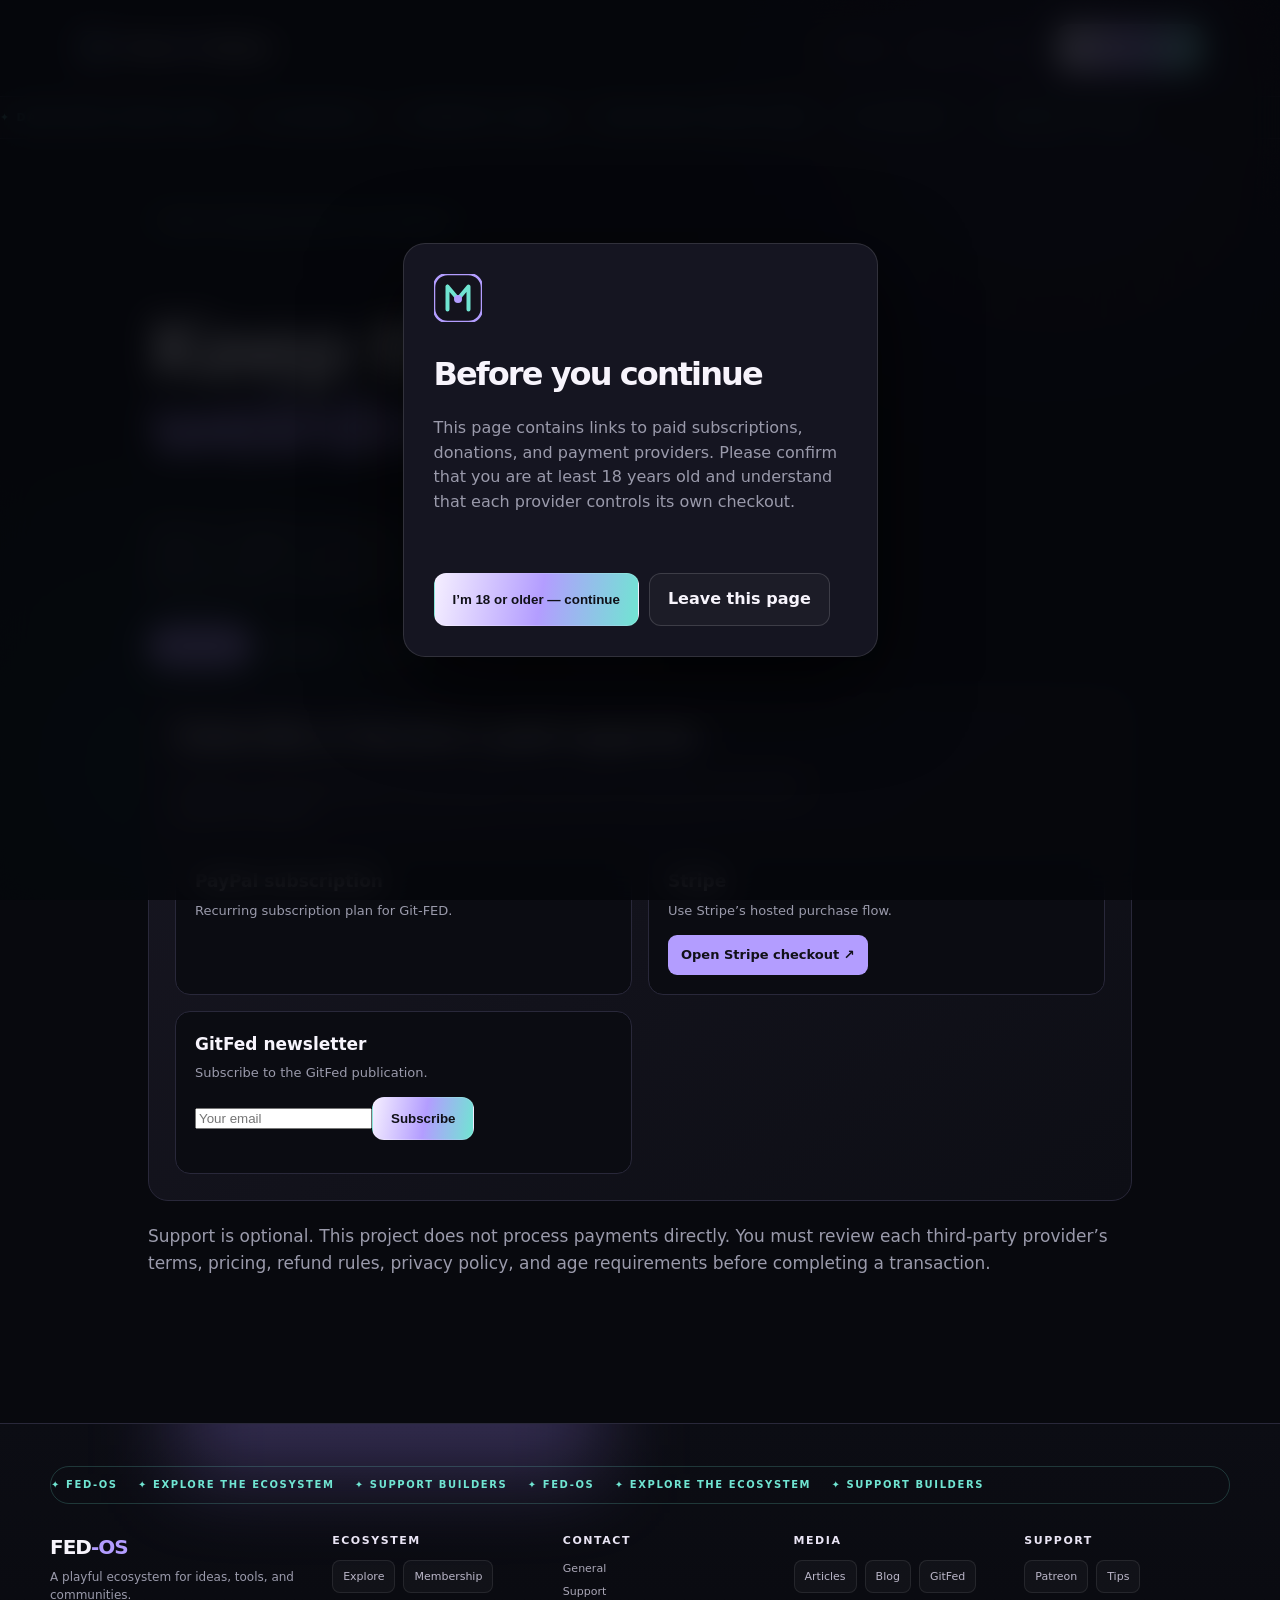
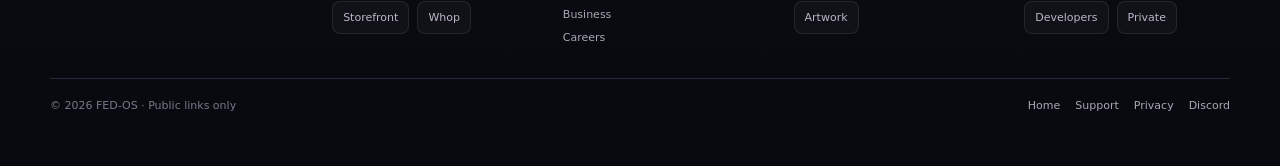
<file: pages/support.html>
<!doctype html>
<html lang="en">
<head>
  <meta charset="utf-8">
  <meta name="viewport" content="width=device-width,initial-scale=1">
  <meta name="robots" content="noindex,nofollow">
  <title>Support Git-FED — Muse AI Sidebar</title>
  <link rel="icon" href="../assets/favicon.svg" type="image/svg+xml">
  <link rel="stylesheet" href="../site.css">
  <style>
    .support-page { max-width: 1040px; }
    .support-intro { max-width: 680px; color: var(--muted); font-size: 17px; }
    .support-tabs { display: flex; flex-wrap: wrap; gap: 9px; margin: 28px 0 22px; }
    .support-tab { border: 1px solid var(--line); border-radius: 999px; padding: 10px 15px; background: #ffffff08; color: var(--muted); cursor: pointer; font: inherit; font-size: 13px; font-weight: 750; }
    .support-tab[aria-selected="true"] { border-color: var(--violet); color: #111018; background: var(--violet); }
    .support-panel { display: none; background: linear-gradient(145deg,#171621,#0d0e15); border: 1px solid var(--line); border-radius: 20px; padding: 26px; animation: support-in .28s ease both; }
    .support-panel.is-active { display: block; }
    .support-panel h2 { margin: 0 0 9px; font-size: 26px; letter-spacing: -.04em; }
    .support-panel > p { max-width: 680px; color: var(--muted); }
    .provider-grid { display: grid; grid-template-columns: repeat(2, minmax(0,1fr)); gap: 16px; margin-top: 22px; }
    .provider-card { border: 1px solid var(--line); border-radius: 15px; background: #0b0c12; padding: 19px; }
    .provider-card h3 { margin: 0 0 6px; font-size: 17px; }
    .provider-card p { color: var(--muted); font-size: 13px; margin: 0 0 14px; }
    .provider-card iframe { max-width: 100%; }
    .discord-slot { display: flex; justify-content: center; text-align: center; margin: 18px auto; }
    .provider-card img { max-width: 100%; height: auto; }
    .provider-link { display: inline-flex; align-items: center; justify-content: center; padding: 10px 13px; border-radius: 9px; text-decoration: none; font-size: 13px; font-weight: 800; color: #111018; background: var(--cyan); }
    .provider-link.yellow { background: var(--yellow); }
    .provider-link.violet { background: var(--violet); }
    .sponsor-frame { width: 600px; max-width: 100%; height: 150px; overflow: hidden; border-radius: 12px; background: #fff; }
    .sponsor-frame iframe { display: block; border: 0; width: 600px; height: 225px; }
    .age-gate { position: fixed; inset: 0; z-index: 100; display: grid; place-items: center; padding: 22px; background: #05060bd9; backdrop-filter: blur(16px); }
    .age-gate[hidden] { display: none; }
    .age-card { max-width: 475px; border: 1px solid #ffffff1e; border-radius: 22px; padding: 30px; background: #151521; box-shadow: 0 30px 90px #000b; }
    .age-card .mini-symbol { width: 48px; height: 48px; margin-bottom: 20px; }
    .age-card h2 { margin: 0 0 10px; font-size: 32px; letter-spacing: -.06em; }
    .age-card p { color: var(--muted); }
    .age-actions { display: flex; gap: 10px; flex-wrap: wrap; margin-top: 22px; }
    .age-error { min-height: 20px; color: #ff9c98; font-size: 13px; }
    .legal-note { margin-top: 22px; color: #77798a; font-size: 12px; }
    @keyframes support-in { from { opacity: 0; transform: translateY(7px); } to { opacity: 1; transform: translateY(0); } }
    @media (max-width: 680px) { .provider-grid { grid-template-columns: 1fr; } .support-panel { padding: 19px; } }
  </style>
</head>
<body>
  <div class="site-shell">
    <header class="nav">
      <a class="lockup" href="../index.html"><img src="../assets/mini-mark.svg" alt="Muse AI symbol"><span>Muse<b>AI</b> Sidebar</span></a>
      <nav class="nav-links"><a href="features.html">Features</a><a href="gallery.html">Gallery</a><a href="support.html">Support</a><a href="install.html" class="button primary">Install guide ↗</a></nav>
    </header><div class="loop-strip" aria-label="Looping project message"><div class="loop-track">✦ DARK MODE, BRIGHT IDEAS &nbsp;&nbsp; ✦ NO ORBITALS &nbsp;&nbsp; ✦ COMMUNITY SIGNAL &nbsp;&nbsp; ✦ DARK MODE, BRIGHT IDEAS &nbsp;&nbsp; ✦ NO ORBITALS &nbsp;&nbsp; ✦ COMMUNITY SIGNAL &nbsp;&nbsp;</div></div>

    <main class="page support-page">
      <a class="back" href="../index.html">← Back home</a>
      <div class="eyebrow">SUPPORT THE PROJECT</div>
      <h1>Keep the good<br><em>weirdness going.</em></h1>
      <p class="support-intro">Choose a support route below. Payment and community providers load only after you confirm the age gate. Each provider handles its own checkout, account, terms, and privacy policy.</p>

      <div class="support-tabs" role="tablist" aria-label="Support options">
        <button class="support-tab" role="tab" aria-selected="true" aria-controls="subscribe-panel" data-tab="subscribe">Subscribe</button>
        <button class="support-tab" role="tab" aria-selected="false" aria-controls="sponsor-panel" data-tab="sponsor">Sponsor</button>
        <button class="support-tab" role="tab" aria-selected="false" aria-controls="donate-panel" data-tab="donate">Donate</button>
        <button class="support-tab" role="tab" aria-selected="false" aria-controls="crypto-panel" data-tab="crypto">Crypto</button>
        <button class="support-tab" role="tab" aria-selected="false" aria-controls="community-panel" data-tab="community">Community</button>
      </div>

      <section class="support-panel is-active" id="subscribe-panel" role="tabpanel">
        <h2>Subscribe or become a paid supporter</h2>
        <p>Choose a recurring route. The provider’s own secure checkout will handle payment details.</p>
        <div class="provider-grid">
          <article class="provider-card"><h3>PayPal subscription</h3><p>Recurring subscription plan for Git-FED.</p><div id="paypal-button-container-P-4FD24238VX4902214NK2XP2Y"></div></article>
          <article class="provider-card"><h3>Stripe</h3><p>Use Stripe’s hosted purchase flow.</p><div id="stripe-slot"><a class="provider-link violet" href="https://buy.stripe.com/" target="_blank" rel="noopener noreferrer">Open Stripe checkout ↗</a></div></article>
          <article class="provider-card"><h3>GitFed newsletter</h3><p>Subscribe to the GitFed publication.</p><form id="substack-form" novalidate><div class="row"><input id="email" name="email" type="email" placeholder="Your email" autocomplete="email" required><button class="button primary" type="submit" id="submit-btn">Subscribe</button></div><p class="msg" id="msg" role="status" aria-live="polite"></p></form></article>
        </div>
      </section>

      <section class="support-panel" id="sponsor-panel" role="tabpanel">
        <h2>Sponsor Git-FED</h2><p>Support the project through GitHub Sponsors.</p>
        <div class="provider-card sponsor-frame"><iframe src="https://github.com/sponsors/Git-FED/card" title="Sponsor Git-FED" width="600" height="225" frameborder="0" scrolling="no" loading="lazy" referrerpolicy="no-referrer-when-downgrade"></iframe><noscript><a href="https://github.com/sponsors/Git-FED">Sponsor Git-FED on GitHub</a></noscript></div>
      </section>

      <section class="support-panel" id="donate-panel" role="tabpanel">
        <h2>Send a one-time thank-you</h2><p>Pick the route that works best for you.</p>
        <div class="provider-grid">
          <article class="provider-card"><h3>Ko-fi</h3><p>Quick one-time or recurring support.</p><a class="provider-link" href="https://ko-fi.com/fedpromptly" target="_blank" rel="noopener noreferrer">Support on Ko-fi ↗</a><div id="kofi-slot"></div></article>
          <article class="provider-card"><h3>Buy Me a Coffee</h3><p>Buy a book for the project.</p><a class="provider-link yellow" href="https://www.buymeacoffee.com/fedpromptly" target="_blank" rel="noopener noreferrer">Buy a book ↗</a></article>
        </div>
      </section>

      <section class="support-panel" id="crypto-panel" role="tabpanel">
        <h2>Cryptocurrency payment</h2><p>Open the NOWPayments checkout in a new tab. Confirm the amount and network on the provider page before paying.</p><a class="provider-link" href="https://nowpayments.io/payment/?iid=5997958570&source=button" target="_blank" rel="noreferrer noopener">Open crypto checkout ↗</a>
      </section>

      <section class="support-panel" id="community-panel" role="tabpanel">
        <h2>Join the conversation</h2><p>Connect with the project community on Discord.</p><div class="discord-slot" id="discord-slot"></div><a class="provider-link violet" href="discord.html">Open Discord servers page ↗</a>
      </section>

      <p class="legal-note">Support is optional. This project does not process payments directly. You must review each third-party provider’s terms, pricing, refund rules, privacy policy, and age requirements before completing a transaction.</p>
    </main>

    <footer class="site-footer"><div class="site-footer-inner"><div class="footer-marquee"><div class="footer-marquee-track">✦ FED-OS &nbsp;&nbsp; ✦ EXPLORE THE ECOSYSTEM &nbsp;&nbsp; ✦ SUPPORT BUILDERS &nbsp;&nbsp; ✦ FED-OS &nbsp;&nbsp; ✦ EXPLORE THE ECOSYSTEM &nbsp;&nbsp; ✦ SUPPORT BUILDERS &nbsp;&nbsp;</div></div><div class="footer-grid"><div><div class="footer-brand">FED<b>-OS</b></div><p class="footer-kicker">A playful ecosystem for ideas, tools, and communities.</p></div><div class="footer-group"><h3>Ecosystem</h3><div class="footer-buttons"><a class="footer-button" href="https://www.fedpromptly.org" target="_blank" rel="noopener noreferrer">Explore</a><a class="footer-button" href="https://www.fedpromptly.com/aid" target="_blank" rel="noopener noreferrer">Membership</a><a class="footer-button" href="https://www.jabburr.com/fed-os" target="_blank" rel="noopener noreferrer">Storefront</a><a class="footer-button" href="https://whop.com/fedpromptly/" target="_blank" rel="noopener noreferrer">Whop</a></div></div><div class="footer-group"><h3>Contact</h3><div class="footer-contact"><a href="mailto:contact@fedpromptly.com">General</a><a href="mailto:support@fedpromptly.com">Support</a><a href="mailto:business@fedpromptly.com">Business</a><a href="mailto:careers@fedpromptly.com">Careers</a></div></div><div class="footer-group"><h3>Media</h3><div class="footer-buttons"><a class="footer-button" href="https://substack.com/@fedpromptly" target="_blank" rel="noopener noreferrer">Articles</a><a class="footer-button" href="https://fedpromptly.wordpress.com/" target="_blank" rel="noopener noreferrer">Blog</a><a class="footer-button" href="https://gitfed.substack.com/" target="_blank" rel="noopener noreferrer">GitFed</a><a class="footer-button" href="https://www.deviantart.com/fedpromptly" target="_blank" rel="noopener noreferrer">Artwork</a></div></div><div class="footer-group"><h3>Support</h3><div class="footer-buttons"><a class="footer-button" href="https://www.patreon.com/c/FEDpromptly" target="_blank" rel="noopener noreferrer">Patreon</a><a class="footer-button" href="https://buymeacoffee.com/fedpromptly" target="_blank" rel="noopener noreferrer">Tips</a><a class="footer-button" href="https://discord.gg/Jm4XStx4Pf" target="_blank" rel="noopener noreferrer">Developers</a><a class="footer-button" href="private-communities.html">Private</a></div></div></div><div class="footer-bottom"><span>© 2026 FED-OS · Public links only</span><nav><a href="../index.html">Home</a><a href="support.html">Support</a><a href="privacy.html">Privacy</a><a href="discord.html">Discord</a></nav></div></div></footer>
  </div>

  <div class="age-gate" id="age-gate" role="dialog" aria-modal="true" aria-labelledby="age-title">
    <div class="age-card">
      <img class="mini-symbol" src="../assets/mini-mark.svg" alt="Muse AI symbol">
      <h2 id="age-title">Before you continue</h2>
      <p>This page contains links to paid subscriptions, donations, and payment providers. Please confirm that you are at least 18 years old and understand that each provider controls its own checkout.</p>
      <p class="age-error" id="age-error" role="alert"></p>
      <div class="age-actions"><button class="button primary" id="confirm-age" type="button">I’m 18 or older — continue</button><a class="button ghost" href="../index.html">Leave this page</a></div>
    </div>
  </div>

  <script>
    const gate = document.getElementById('age-gate');
    const confirmAge = document.getElementById('confirm-age');
    const ageError = document.getElementById('age-error');
    confirmAge.addEventListener('click', () => { sessionStorage.setItem('support-age-confirmed', 'yes'); gate.hidden = true; loadProviders(); });
    if (sessionStorage.getItem('support-age-confirmed') === 'yes') { gate.hidden = true; loadProviders(); }

    document.querySelectorAll('.support-tab').forEach(tab => tab.addEventListener('click', () => {
      document.querySelectorAll('.support-tab').forEach(t => t.setAttribute('aria-selected', String(t === tab)));
      document.querySelectorAll('.support-panel').forEach(p => p.classList.toggle('is-active', p.id === tab.getAttribute('aria-controls')));
    }));

    function loadScript(src, onload) { const script = document.createElement('script'); script.src = src; script.onload = onload; script.async = true; document.head.appendChild(script); }
    function loadProviders() {
      if (window.providersLoaded) return; window.providersLoaded = true;
      loadScript('https://www.paypal.com/sdk/js?client-id=BAA_ndqaWMyQwTnDZ0LXwLQ22jdJo9uxkeXYqmBbF-hD41HMiZ83mvOcx1Kti0b6ZfXfje7Q1ievNaS8Ok&vault=true&intent=subscription', () => {
        if (!window.paypal) return;
        paypal.Buttons({ style: { shape: 'rect', color: 'gold', layout: 'vertical', label: 'subscribe' }, createSubscription: (data, actions) => actions.subscription.create({ plan_id: 'P-4FD24238VX4902214NK2XP2Y', quantity: 1 }), onApprove: (data) => alert('Subscription approved: ' + data.subscriptionID) }).render('#paypal-button-container-P-4FD24238VX4902214NK2XP2Y');
      });
      wireNewsletter();
      const stripe = document.createElement('script'); stripe.src = 'https://js.stripe.com/v3/buy-button.js'; stripe.async = true; document.head.appendChild(stripe);
      stripe.onload = () => { document.getElementById('stripe-slot').innerHTML = '<stripe-buy-button buy-button-id=\"buy_btn_1UJKaaJaRf233kfWKZ81fcIe\" publishable-key=\"pk_live_51UIdAGJaRf233kfWlFacR31IYVGdjCVAttNFzIgQGXQzrUdc894iJcBqamRZNwF11z2AN5kvjyzitor462f2egVI00UmKj0sd8\"></stripe-buy-button>'; };
      document.getElementById('discord-slot').innerHTML = '<p style=\"color:var(--muted);font-size:13px;\">The centered community widget is available on the dedicated Discord servers page.</p>';
    }
    function wireNewsletter() {
      const form = document.getElementById('substack-form'), input = document.getElementById('email'), button = document.getElementById('submit-btn'), msg = document.getElementById('msg');
      form.addEventListener('submit', async (e) => { e.preventDefault(); const email = input.value.trim(); if (!email || !/^[^\s@]+@[^\s@]+\.[^\s@]+$/.test(email)) { msg.textContent = 'Please enter a valid email address.'; return; } button.disabled = true; button.textContent = 'Subscribing…'; try { const body = new URLSearchParams({ email, source: 'embed' }); const res = await fetch('https://gitfed.substack.com/api/v1/free?nojs=true', { method: 'POST', headers: { 'Content-Type': 'application/x-www-form-urlencoded' }, body }); if (!res.ok) throw new Error('Please use the hosted subscribe page.'); msg.textContent = 'Almost there — check your inbox to confirm.'; form.reset(); } catch (_) { window.open('https://gitfed.substack.com/subscribe?email=' + encodeURIComponent(email), '_blank', 'noopener'); } finally { button.disabled = false; button.textContent = 'Subscribe'; } });
    }
  </script>
</body>
</html>
</file>
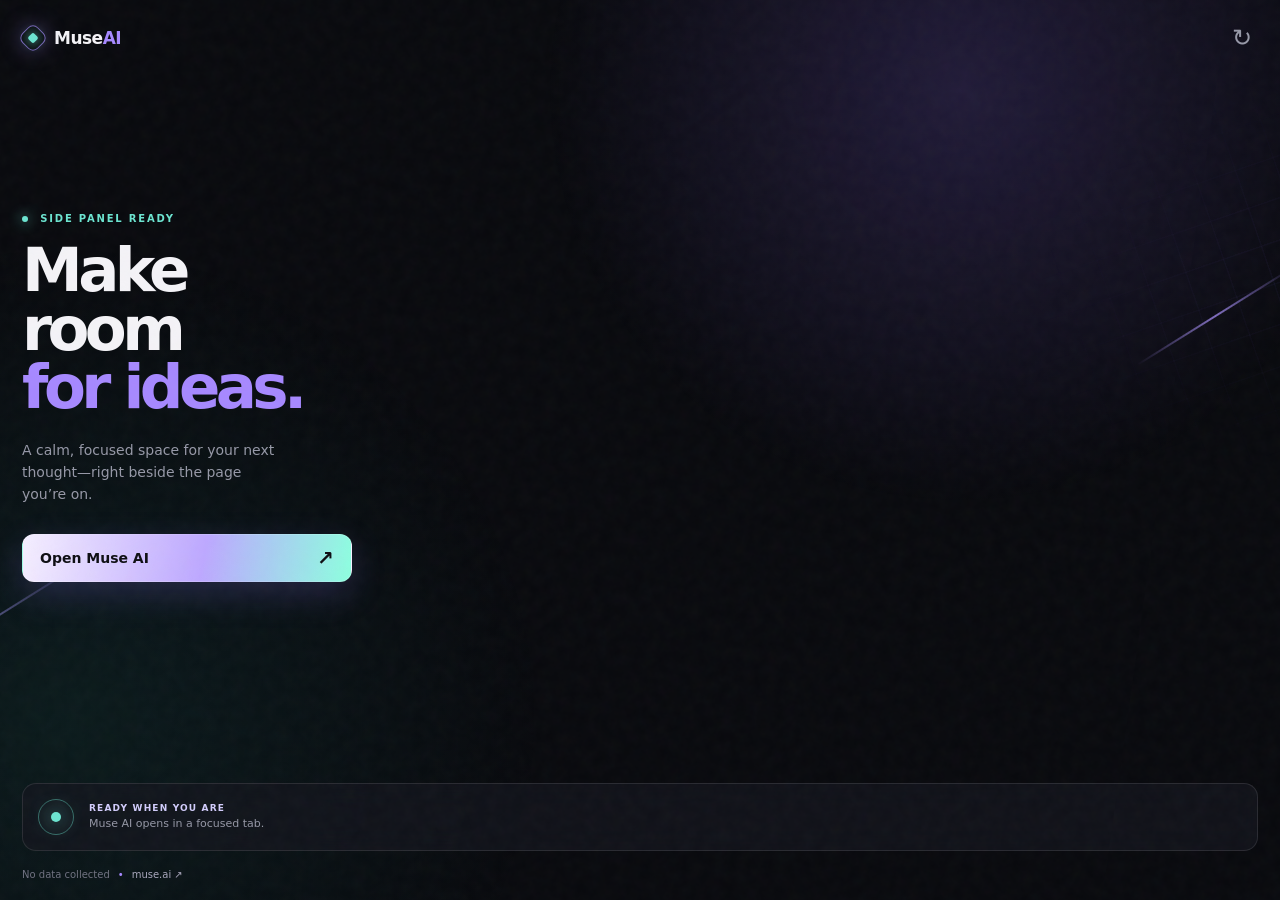
<file: sidebar/sidebar.html>
<!doctype html>
<html lang="en">
<head>
  <meta charset="utf-8">
  <meta name="viewport" content="width=device-width, initial-scale=1">
  <meta name="theme-color" content="#08090d">
  <title>Muse AI Sidebar</title>
  <link rel="icon" href="../site/assets/favicon.svg" type="image/svg+xml">
  <link rel="stylesheet" href="sidebar.css">
</head>
<body>
  <div class="noise" aria-hidden="true"></div>
  <div class="light-streak streak-one" aria-hidden="true"></div>
  <div class="light-streak streak-two" aria-hidden="true"></div>
  <div class="grid-glow" aria-hidden="true"></div>

  <main class="shell">
    <header class="topbar">
      <a class="brand" href="https://muse.ai" target="_blank" rel="noopener noreferrer" aria-label="Open Muse AI in a new tab">
        <span class="brand-mark" aria-hidden="true"><span></span></span>
        <span>Muse<span class="brand-accent">AI</span></span>
      </a>
      <button class="icon-button" id="refreshButton" type="button" aria-label="Retry Muse AI connection" title="Retry connection">↻</button>
    </header>

    <section class="hero" aria-labelledby="title">
      <p class="eyebrow"><span class="status-dot"></span> SIDE PANEL READY</p>
      <h1 id="title">Make room<br><em>for ideas.</em></h1>
      <p class="intro">A calm, focused space for your next thought—right beside the page you’re on.</p>
      <button class="primary-button" id="openMuseButton" type="button">
        <span>Open Muse AI</span><span class="arrow" aria-hidden="true">↗</span>
      </button>
    </section>

    <section class="signal-card" aria-label="Connection status">
      <div class="signal-ring"><div class="signal-core"></div></div>
      <div>
        <p class="card-label">READY WHEN YOU ARE</p>
        <p class="card-copy" id="statusText">Muse AI opens in a focused tab.</p>
      </div>
    </section>

    <footer class="footer">
      <span>No data collected</span>
      <span class="footer-divider">•</span>
      <a href="https://muse.ai" target="_blank" rel="noopener noreferrer">muse.ai <span aria-hidden="true">↗</span></a>
    </footer>
  </main>
  <script src="sidebar.js"></script>
</body>
</html>
</file>
<file: site.css>
:root{--bg:#08090e;--panel:#11121b;--text:#f7f4fc;--muted:#9a9aab;--violet:#b39dff;--cyan:#70e5d2;--yellow:#ffdc74;--line:#29283a}*{box-sizing:border-box}html{scroll-behavior:smooth}body{margin:0;background:var(--bg);color:var(--text);font:16px/1.55 Inter,ui-sans-serif,system-ui,-apple-system,"Segoe UI",sans-serif;overflow-x:hidden}a{color:inherit}.site-shell{position:relative;isolation:isolate}.site-shell:before{content:"";position:fixed;inset:0;z-index:-2;background:radial-gradient(circle at 82% 10%,#372b6340,transparent 30%),radial-gradient(circle at 12% 85%,#0a665d38,transparent 28%)}.site-shell:after{content:"";position:fixed;inset:0;z-index:-1;opacity:.05;pointer-events:none;background-image:url("data:image/svg+xml,%3Csvg xmlns='http://www.w3.org/2000/svg' width='150' height='150'%3E%3Cfilter id='n'%3E%3CfeTurbulence baseFrequency='.8' numOctaves='3'/%3E%3C/filter%3E%3Crect width='100%25' height='100%25' filter='url(%23n)'/%3E%3C/svg%3E")}.nav{max-width:1180px;margin:auto;padding:24px 28px;display:flex;align-items:center;justify-content:space-between}.lockup{display:flex;align-items:center;gap:11px;text-decoration:none;font-weight:800;letter-spacing:-.04em}.lockup img{width:34px;height:34px}.lockup span{font-size:18px}.lockup b{color:var(--violet)}.nav-links{display:flex;gap:24px;align-items:center}.nav-links a{color:var(--muted);text-decoration:none;font-size:13px}.nav-links a:hover{color:var(--text)}.button{display:inline-flex;align-items:center;justify-content:center;gap:12px;padding:13px 18px;border:1px solid #ffffff25;border-radius:12px;text-decoration:none;font-weight:750;transition:transform .2s,box-shadow .2s,background .2s}.button:hover{transform:translateY(-3px);box-shadow:0 14px 30px #8f7ad933}.button.primary{color:#101018;background:linear-gradient(100deg,#f5efff,#b39dff 52%,#70e5d2)}.button.ghost{background:#ffffff08;color:var(--text)}.hero{max-width:1180px;margin:0 auto;padding:82px 28px 95px;display:grid;grid-template-columns:1.1fr .9fr;gap:50px;align-items:center}.eyebrow{display:inline-flex;align-items:center;gap:9px;color:var(--cyan);font-size:11px;letter-spacing:.18em;font-weight:800}.eyebrow:before{content:"";width:7px;height:7px;background:var(--cyan);border-radius:50%;box-shadow:0 0 18px var(--cyan);animation:pulse 2s infinite}.hero h1{margin:18px 0 20px;max-width:700px;font-size:clamp(54px,8vw,102px);line-height:.9;letter-spacing:-.09em}.hero h1 em{color:var(--violet);font-style:normal}.hero p{max-width:520px;color:var(--muted);font-size:18px}.actions{display:flex;gap:12px;flex-wrap:wrap;margin-top:30px}.hero-art{position:relative;animation:float 5s ease-in-out infinite}.hero-art img{width:100%;display:block;filter:drop-shadow(0 30px 55px #0008)}.comic-tag{position:absolute;right:-16px;top:4%;padding:12px 15px;border:3px solid #08090e;background:var(--yellow);color:#08090e;font-weight:900;transform:rotate(8deg);box-shadow:6px 7px 0 #08090e}.section{max-width:1180px;margin:auto;padding:76px 28px}.section-head{display:flex;justify-content:space-between;gap:30px;align-items:end;margin-bottom:28px}.section h2{font-size:clamp(32px,5vw,58px);line-height:1;letter-spacing:-.07em;margin:0}.section-head p{max-width:420px;color:var(--muted);margin:0}.cards{display:grid;grid-template-columns:repeat(3,1fr);gap:18px}.card{min-height:260px;border:1px solid var(--line);border-radius:20px;background:linear-gradient(145deg,#171621,#0d0e15);overflow:hidden;padding:22px;position:relative}.card img{height:125px;width:100%;object-fit:contain;margin-bottom:18px}.card h3{margin:0 0 7px;font-size:20px}.card p{margin:0;color:var(--muted);font-size:14px}.ticker{border-block:1px solid var(--line);overflow:hidden;white-space:nowrap;color:var(--violet);font-weight:800;letter-spacing:.12em;font-size:13px}.ticker-track{display:inline-block;padding:18px 0;animation:marquee 22s linear infinite}.feature-split{display:grid;grid-template-columns:.9fr 1.1fr;gap:55px;align-items:center}.feature-split img{width:100%;filter:drop-shadow(0 30px 50px #0009)}.feature-copy h2{margin-bottom:20px}.feature-copy p{color:var(--muted);font-size:17px}.feature-list{display:grid;gap:13px;margin:25px 0;padding:0;list-style:none}.feature-list li{display:flex;gap:12px;align-items:center}.feature-list li:before{content:"✦";color:var(--cyan)}.footer{border-top:1px solid var(--line);max-width:1180px;margin:auto;padding:30px 28px 50px;display:flex;justify-content:space-between;color:var(--muted);font-size:13px}.footer a{text-decoration:none;margin-left:17px}.page{max-width:900px;margin:auto;padding:70px 28px 100px}.page h1{font-size:clamp(44px,7vw,80px);line-height:.95;letter-spacing:-.08em}.page h1 em{color:var(--violet);font-style:normal}.page h2{margin-top:45px}.page p,.page li{color:var(--muted);font-size:17px}.page .panel{background:var(--panel);border:1px solid var(--line);border-radius:18px;padding:25px;margin:22px 0}.gallery{display:grid;grid-template-columns:repeat(2,1fr);gap:20px}.gallery img{width:100%;border-radius:18px;border:1px solid var(--line);background:#10111a}.back{display:inline-block;color:var(--cyan);text-decoration:none;margin-bottom:25px}@keyframes pulse{50%{opacity:.4;transform:scale(.75)}}@keyframes float{50%{transform:translateY(-12px) rotate(1deg)}}@keyframes marquee{to{transform:translateX(-50%)}}@media(max-width:760px){.nav-links{display:none}.hero,.feature-split{grid-template-columns:1fr;padding-top:45px}.hero-art{max-width:600px;margin:auto}.cards{grid-template-columns:1fr}.section-head{display:block}.section-head p{margin-top:16px}.footer{display:block}.footer nav{margin-top:15px}.gallery{grid-template-columns:1fr}}

.loop-strip{overflow:hidden;border-block:1px solid var(--line);background:#0d0e15;color:var(--cyan);white-space:nowrap;font-size:11px;font-weight:850;letter-spacing:.16em}.loop-track{display:inline-block;min-width:200%;padding:12px 0;animation:site-marquee 28s linear infinite}@keyframes site-marquee{from{transform:translateX(0)}to{transform:translateX(-50%)}}@media (prefers-reduced-motion:reduce){.loop-track{animation:none}}

.site-footer{position:relative;overflow:hidden;border-top:1px solid var(--line);margin-top:30px;padding:42px 28px 52px;background:linear-gradient(180deg,#0c0d14,#08090e)}.site-footer:before{content:"";position:absolute;width:420px;height:120px;left:14%;top:-70px;background:#a688ff44;filter:blur(42px);animation:footer-glow 7s ease-in-out infinite alternate}.site-footer-inner{position:relative;max-width:1180px;margin:auto}.footer-marquee{overflow:hidden;border:1px solid #70e5d233;border-radius:999px;color:var(--cyan);font-size:10px;font-weight:850;letter-spacing:.16em;white-space:nowrap}.footer-marquee-track{display:inline-block;min-width:200%;padding:10px 0;animation:site-marquee 24s linear infinite}.footer-grid{display:grid;grid-template-columns:1.25fr repeat(4,1fr);gap:25px;margin-top:28px}.footer-brand{font-size:20px;font-weight:850;letter-spacing:-.05em}.footer-brand b{color:var(--violet)}.footer-kicker{margin:5px 0 0;color:var(--muted);font-size:12px}.footer-group h3{margin:0 0 11px;color:#eae5f5;font-size:11px;letter-spacing:.14em;text-transform:uppercase}.footer-buttons{display:flex;flex-wrap:wrap;gap:8px}.footer-button{display:inline-flex;align-items:center;min-height:30px;padding:7px 10px;border:1px solid #ffffff16;border-radius:8px;background:#ffffff08;color:#bab6c8;text-decoration:none;font-size:11px;transition:transform .18s ease,border-color .18s ease,color .18s ease,background .18s ease}.footer-button:hover{transform:translateY(-2px);border-color:#b39dff88;background:#b39dff18;color:#fff}.footer-contact{display:grid;gap:6px}.footer-contact a{color:#aaa7b7;text-decoration:none;font-size:11px}.footer-contact a:hover{color:var(--cyan)}.footer-bottom{display:flex;justify-content:space-between;gap:20px;margin-top:32px;padding-top:18px;border-top:1px solid var(--line);color:#77798a;font-size:11px}.footer-bottom nav{display:flex;gap:15px}.footer-bottom a{color:#aaa7b7;text-decoration:none}.footer-bottom a:hover{color:#fff}@keyframes footer-glow{to{transform:translateX(210px);opacity:.55}}@media(max-width:850px){.footer-grid{grid-template-columns:repeat(2,1fr)}.footer-brand{grid-column:1/-1}}@media(max-width:520px){.footer-grid{grid-template-columns:1fr}.footer-bottom{display:block}.footer-bottom nav{margin-top:12px}}@media(prefers-reduced-motion:reduce){.footer-marquee-track,.site-footer:before{animation:none}}
</file>
<file: sidebar/sidebar.css>
:root {
  color-scheme: dark;
  --bg: #08090d;
  --panel: rgba(20, 22, 30, .72);
  --text: #f4f3f7;
  --muted: #9698a7;
  --line: rgba(255,255,255,.1);
  --violet: #a688ff;
  --cyan: #6ce5d1;
}
* { box-sizing: border-box; }
html, body { min-height: 100%; }
body {
  margin: 0; overflow-x: hidden; background: var(--bg); color: var(--text);
  font-family: Inter, ui-sans-serif, system-ui, -apple-system, BlinkMacSystemFont, "Segoe UI", sans-serif;
}
body::before { content: ""; position: fixed; inset: 0; background: radial-gradient(circle at 75% 10%, rgba(146,108,255,.18), transparent 33%), radial-gradient(circle at 5% 80%, rgba(37,197,181,.09), transparent 34%); pointer-events: none; }
.shell { position: relative; min-height: 100vh; padding: 25px 22px 20px; display: flex; flex-direction: column; isolation: isolate; }
.noise { position: fixed; inset: -50%; opacity: .045; pointer-events: none; background-image: url("data:image/svg+xml,%3Csvg viewBox='0 0 180 180' xmlns='http://www.w3.org/2000/svg'%3E%3Cfilter id='n'%3E%3CfeTurbulence type='fractalNoise' baseFrequency='.82' numOctaves='4' stitchTiles='stitch'/%3E%3C/filter%3E%3Crect width='100%25' height='100%25' filter='url(%23n)' opacity='.7'/%3E%3C/svg%3E"); transform: rotate(8deg); z-index: 10; }
.grid-glow { position: fixed; width: 620px; height: 420px; right: -330px; top: 6%; opacity: .28; transform: rotate(-19deg); background: repeating-linear-gradient(90deg, transparent 0 38px, rgba(151,125,255,.16) 39px 40px), repeating-linear-gradient(0deg, transparent 0 38px, rgba(151,125,255,.16) 39px 40px); mask-image: radial-gradient(ellipse, black, transparent 67%); animation: drift 17s ease-in-out infinite alternate; z-index: -1; }
.light-streak { position: fixed; width: 185px; height: 2px; background: linear-gradient(90deg, transparent, rgba(172,148,255,.9), transparent); filter: blur(.3px); opacity: .8; transform: rotate(-32deg); animation: sweep 8s ease-in-out infinite; z-index: -1; }
.streak-one { right: -28px; top: 35%; } .streak-two { left: -90px; top: 68%; animation-delay: -3.5s; opacity: .45; }
.topbar { display: flex; justify-content: space-between; align-items: center; position: relative; z-index: 2; }
.brand { display: inline-flex; gap: 10px; align-items: center; color: var(--text); font-size: 17px; font-weight: 700; letter-spacing: -.03em; text-decoration: none; }
.brand-accent { color: var(--violet); }
.brand-mark { width: 22px; height: 22px; border: 1px solid rgba(166,136,255,.7); border-radius: 7px; transform: rotate(45deg); display: grid; place-items: center; box-shadow: 0 0 22px rgba(166,136,255,.35); }
.brand-mark span { width: 8px; height: 8px; background: var(--cyan); border-radius: 2px; box-shadow: 0 0 11px var(--cyan); }
.icon-button { border: 0; color: var(--muted); background: transparent; font-size: 24px; line-height: 1; cursor: pointer; transition: color .2s, transform .2s; }
.icon-button:hover { color: var(--text); } .icon-button.spin { animation: spin .5s ease; }
.hero { padding: 18vh 0 42px; max-width: 330px; }
.eyebrow, .card-label { margin: 0 0 17px; color: var(--cyan); font-size: 10px; font-weight: 800; letter-spacing: .18em; }
.status-dot { display: inline-block; width: 6px; height: 6px; margin-right: 7px; border-radius: 50%; background: var(--cyan); box-shadow: 0 0 13px var(--cyan); animation: pulse 2s ease-in-out infinite; }
h1 { margin: 0; font-size: clamp(42px, 11vw, 61px); line-height: .96; letter-spacing: -.075em; font-weight: 760; }
h1 em { color: var(--violet); font-style: normal; }
.intro { color: var(--muted); max-width: 255px; margin: 22px 0 28px; line-height: 1.6; font-size: 14px; }
.primary-button { width: 100%; display: flex; justify-content: space-between; align-items: center; padding: 15px 17px; border: 1px solid rgba(255,255,255,.16); border-radius: 12px; color: #0d0d12; background: linear-gradient(100deg, #f5efff, #bda8ff 55%, #8dffdf); box-shadow: 0 12px 35px rgba(141,113,255,.2); font: inherit; font-size: 14px; font-weight: 750; cursor: pointer; transition: transform .2s, box-shadow .2s; }
.primary-button:hover { transform: translateY(-2px); box-shadow: 0 16px 42px rgba(141,113,255,.34); } .primary-button.is-open { transform: scale(.98); }
.arrow { font-size: 20px; line-height: .6; }
.signal-card { display: flex; align-items: center; gap: 15px; margin-top: auto; padding: 15px; border: 1px solid var(--line); border-radius: 14px; background: var(--panel); backdrop-filter: blur(14px); }
.signal-ring { flex: 0 0 auto; width: 36px; height: 36px; display: grid; place-items: center; border: 1px solid rgba(108,229,209,.4); border-radius: 50%; animation: breathe 3.5s ease-in-out infinite; }
.signal-core { width: 10px; height: 10px; border-radius: 50%; background: var(--cyan); box-shadow: 0 0 20px var(--cyan); }
.card-label { margin: 0 0 4px; color: #d3cdfd; font-size: 9px; letter-spacing: .13em; } .card-copy { margin: 0; color: var(--muted); font-size: 11px; line-height: 1.35; }
.footer { display: flex; gap: 8px; align-items: center; padding-top: 18px; color: #6f7180; font-size: 10px; } .footer a { color: #aaa8bd; text-decoration: none; } .footer a:hover { color: var(--text); } .footer-divider { color: var(--violet); }
@keyframes pulse { 0%,100% { opacity: 1; transform: scale(1); } 50% { opacity: .4; transform: scale(.75); } }
@keyframes breathe { 0%,100% { box-shadow: 0 0 0 rgba(108,229,209,0); } 50% { box-shadow: 0 0 24px rgba(108,229,209,.2); } }
@keyframes sweep { 0%,100% { transform: translateX(-25px) rotate(-32deg); opacity: 0; } 30%,70% { opacity: .8; } 50% { transform: translateX(45px) rotate(-32deg); } }
@keyframes drift { from { transform: translate3d(0,0,0) rotate(-19deg); } to { transform: translate3d(-22px,18px,0) rotate(-16deg); } }
@keyframes spin { to { transform: rotate(360deg); } }
@media (prefers-reduced-motion: reduce) { *, *::before, *::after { animation-duration: .01ms !important; animation-iteration-count: 1 !important; scroll-behavior: auto !important; } }
</file>
